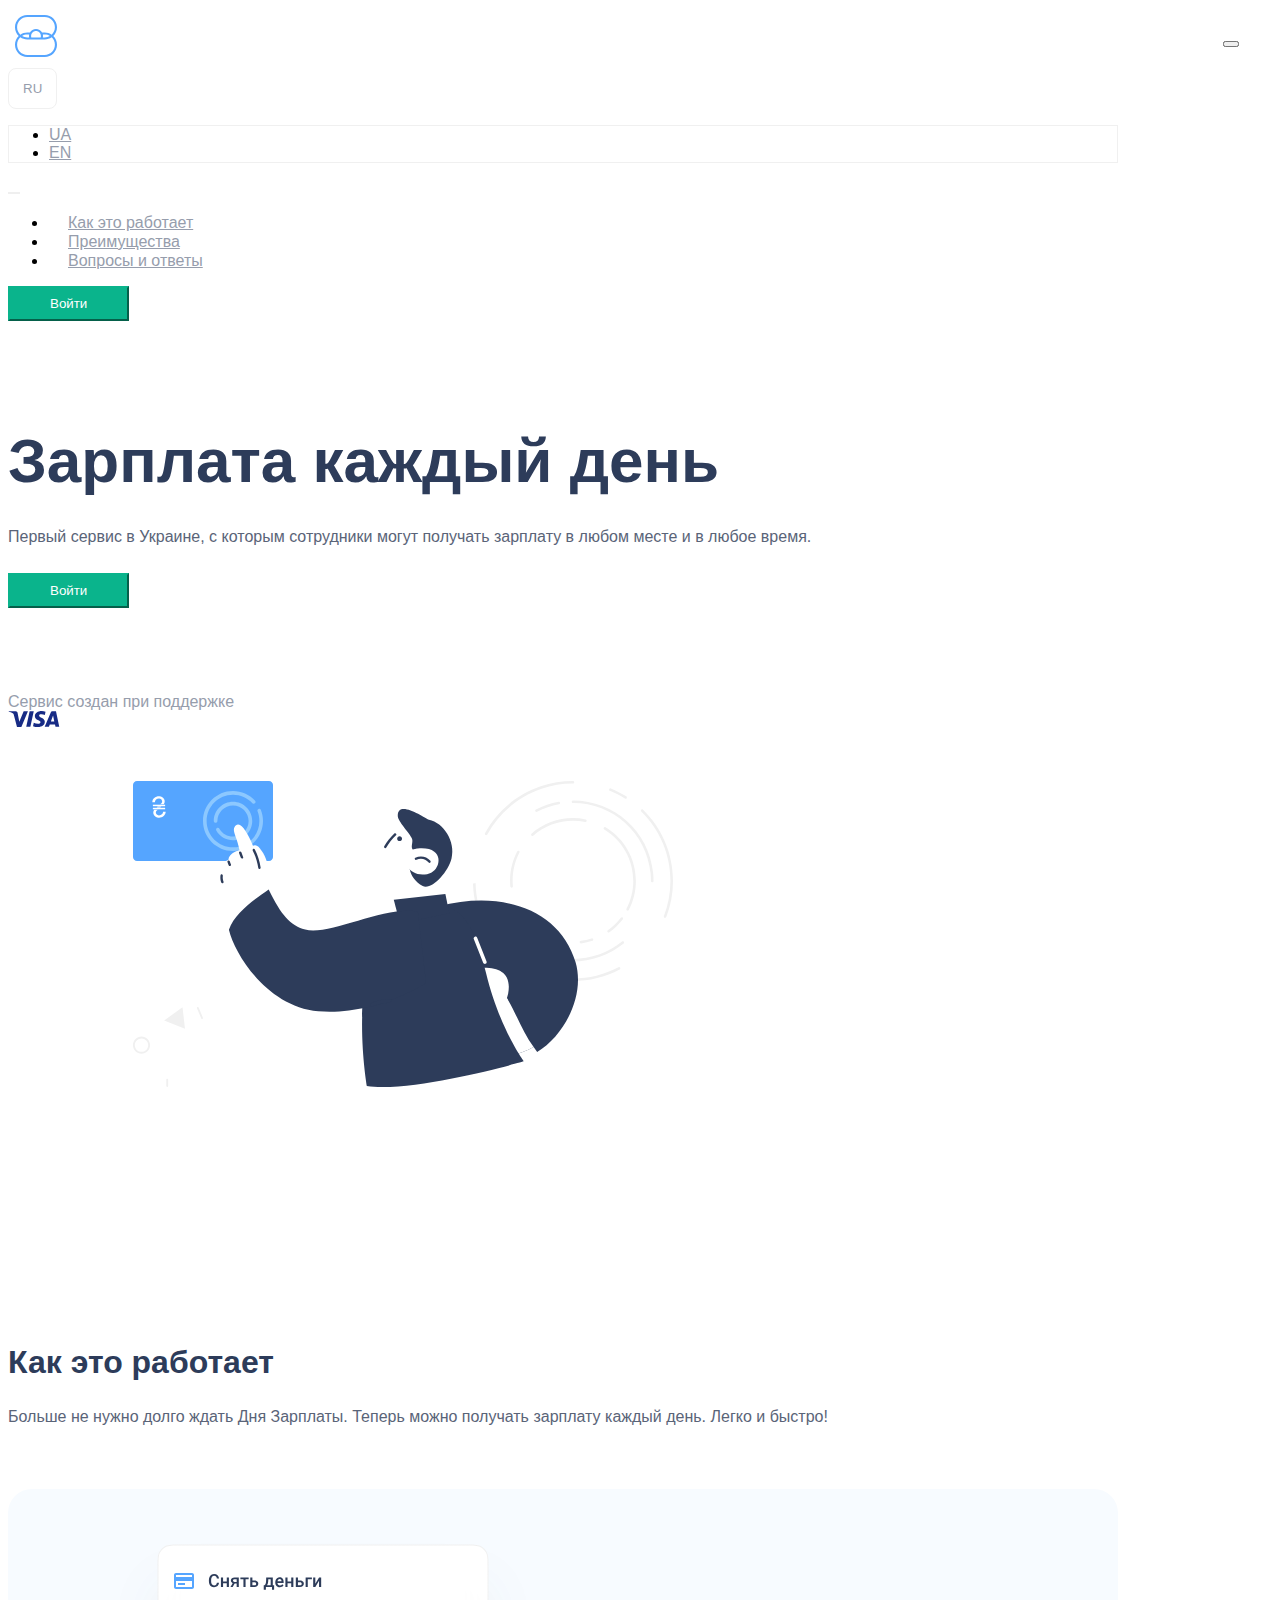
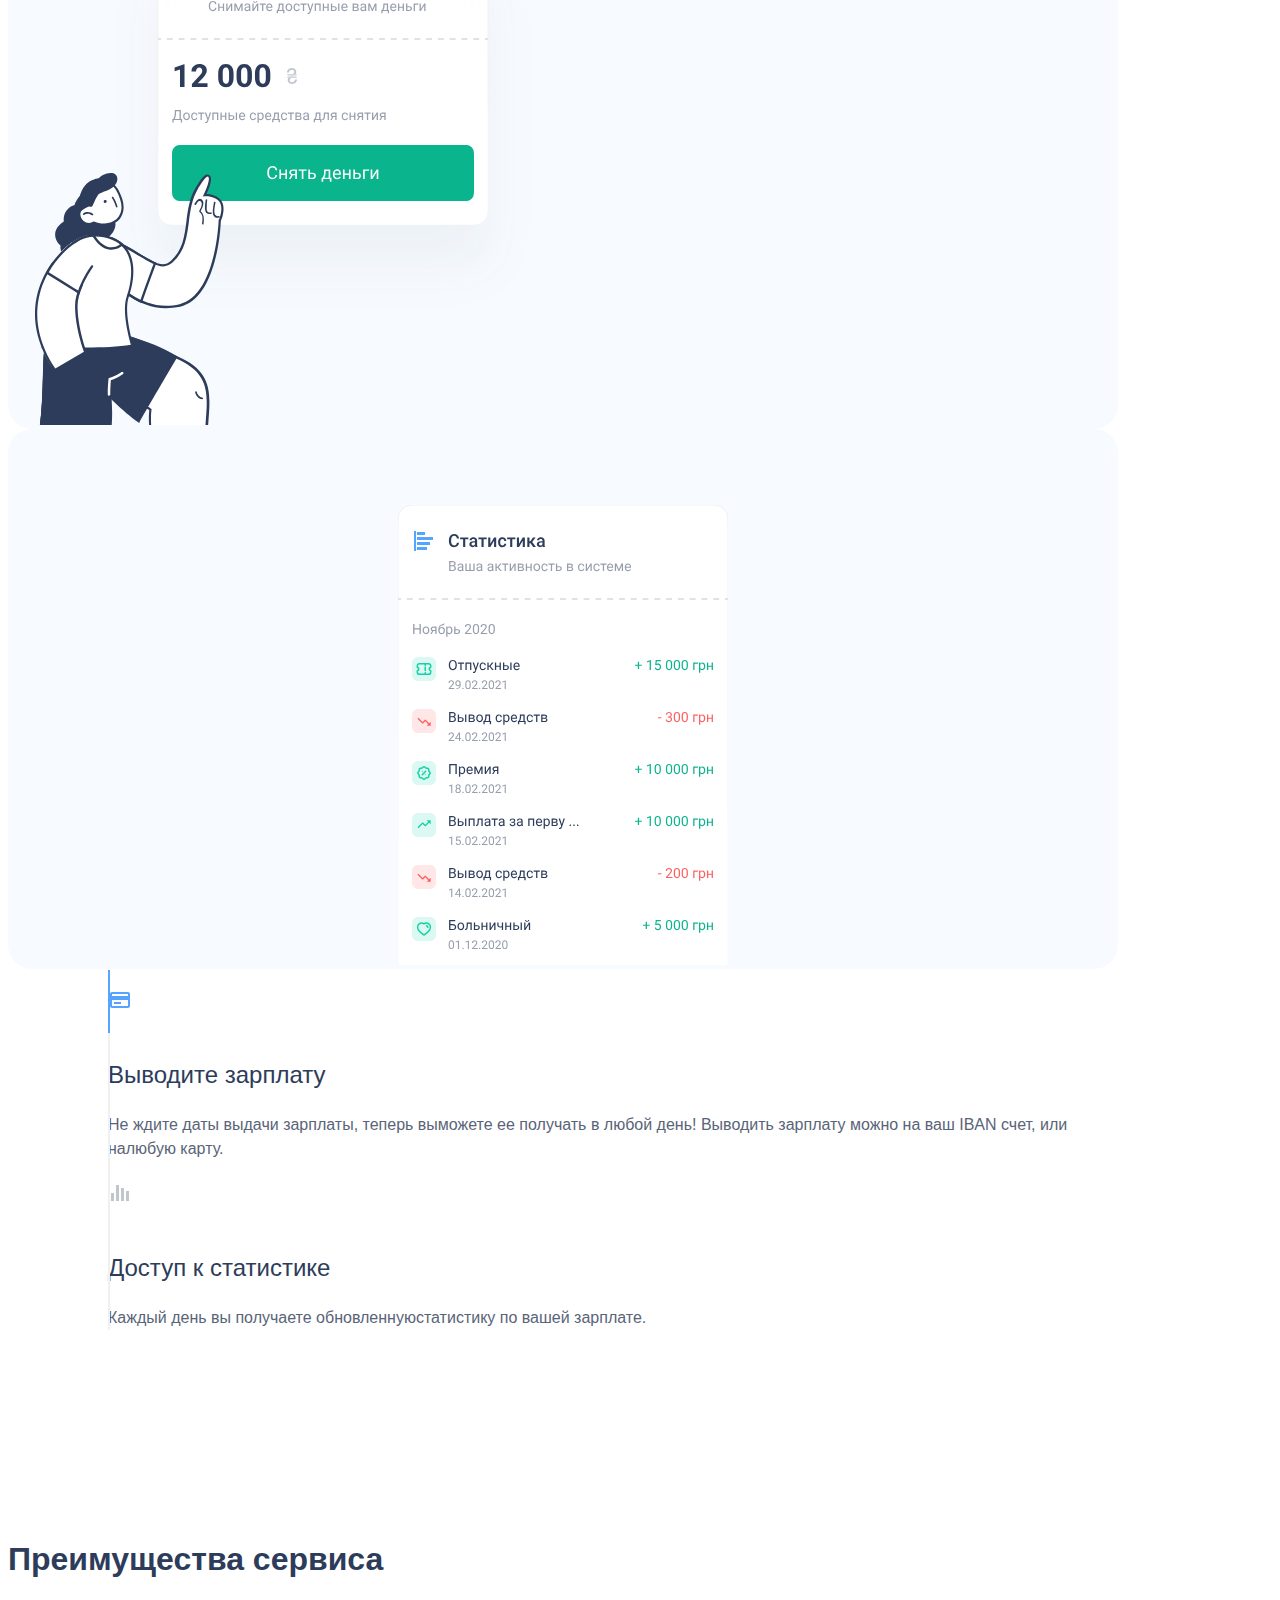
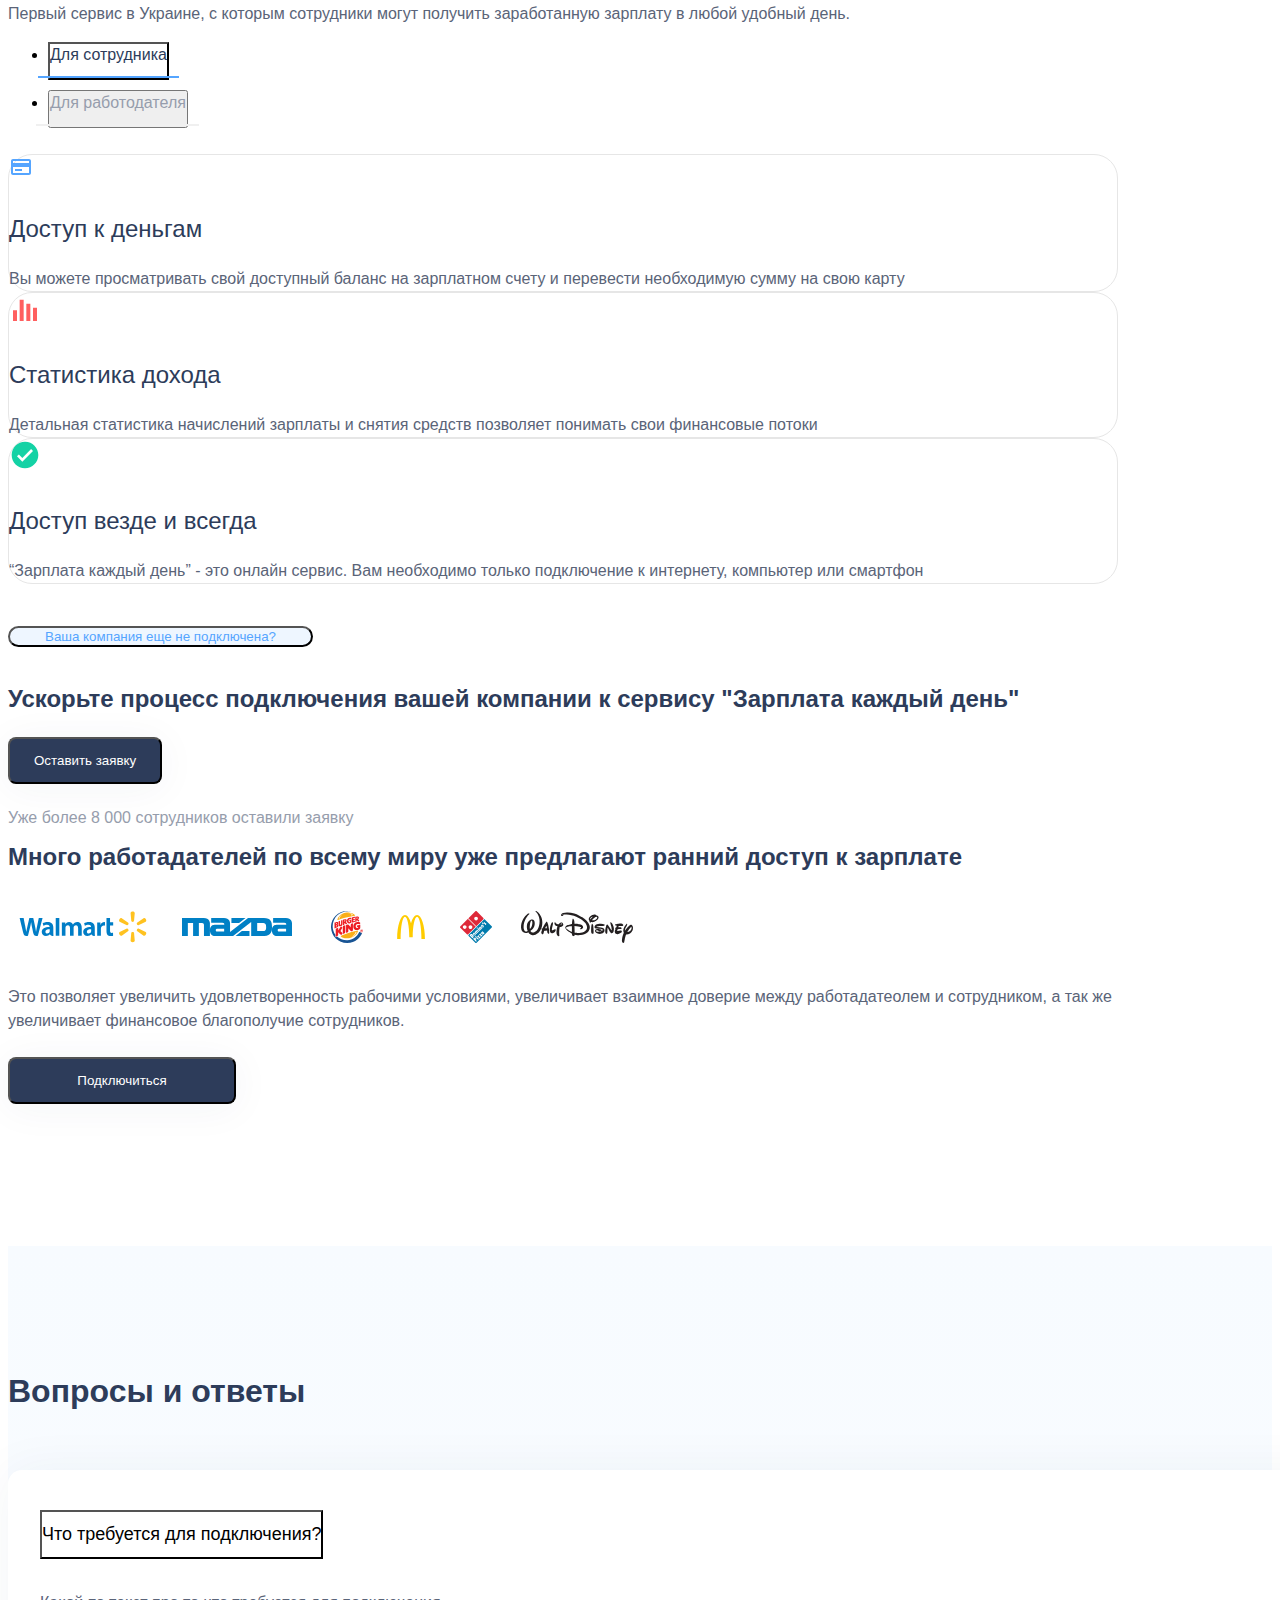
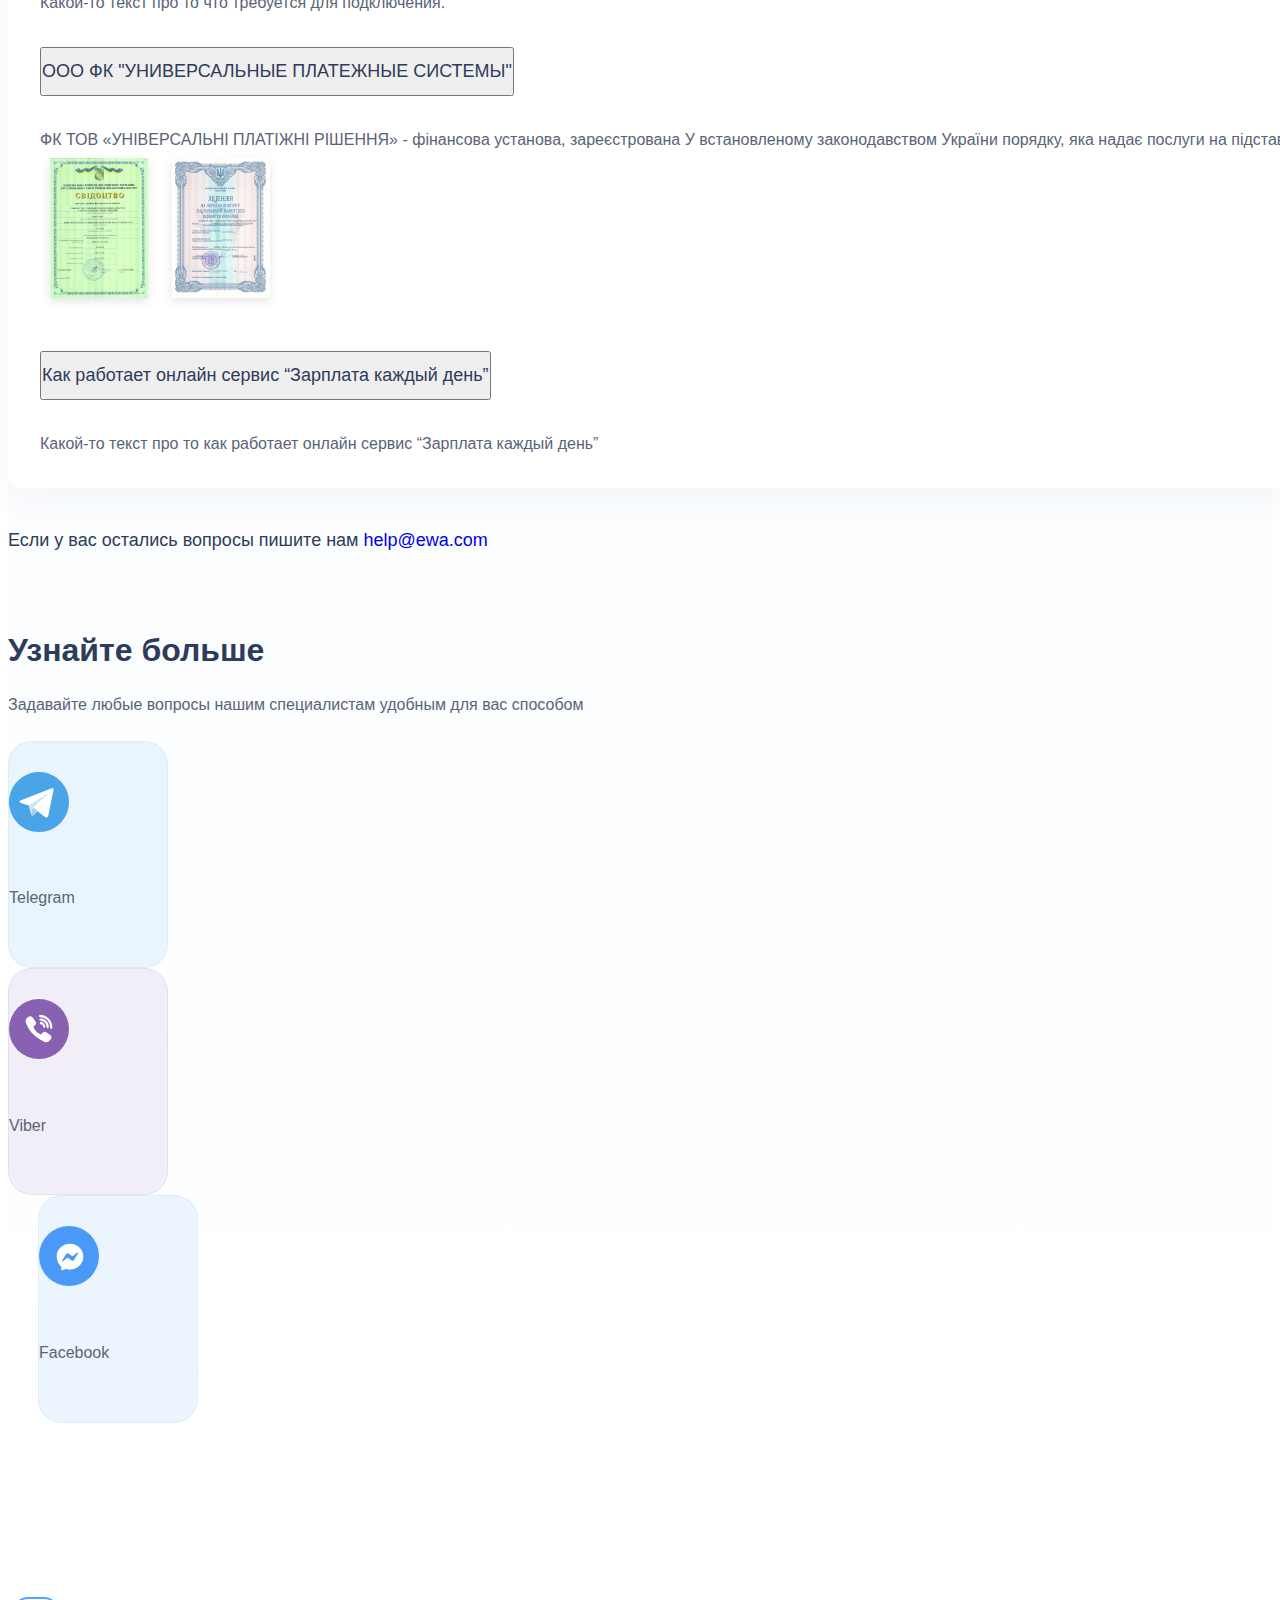
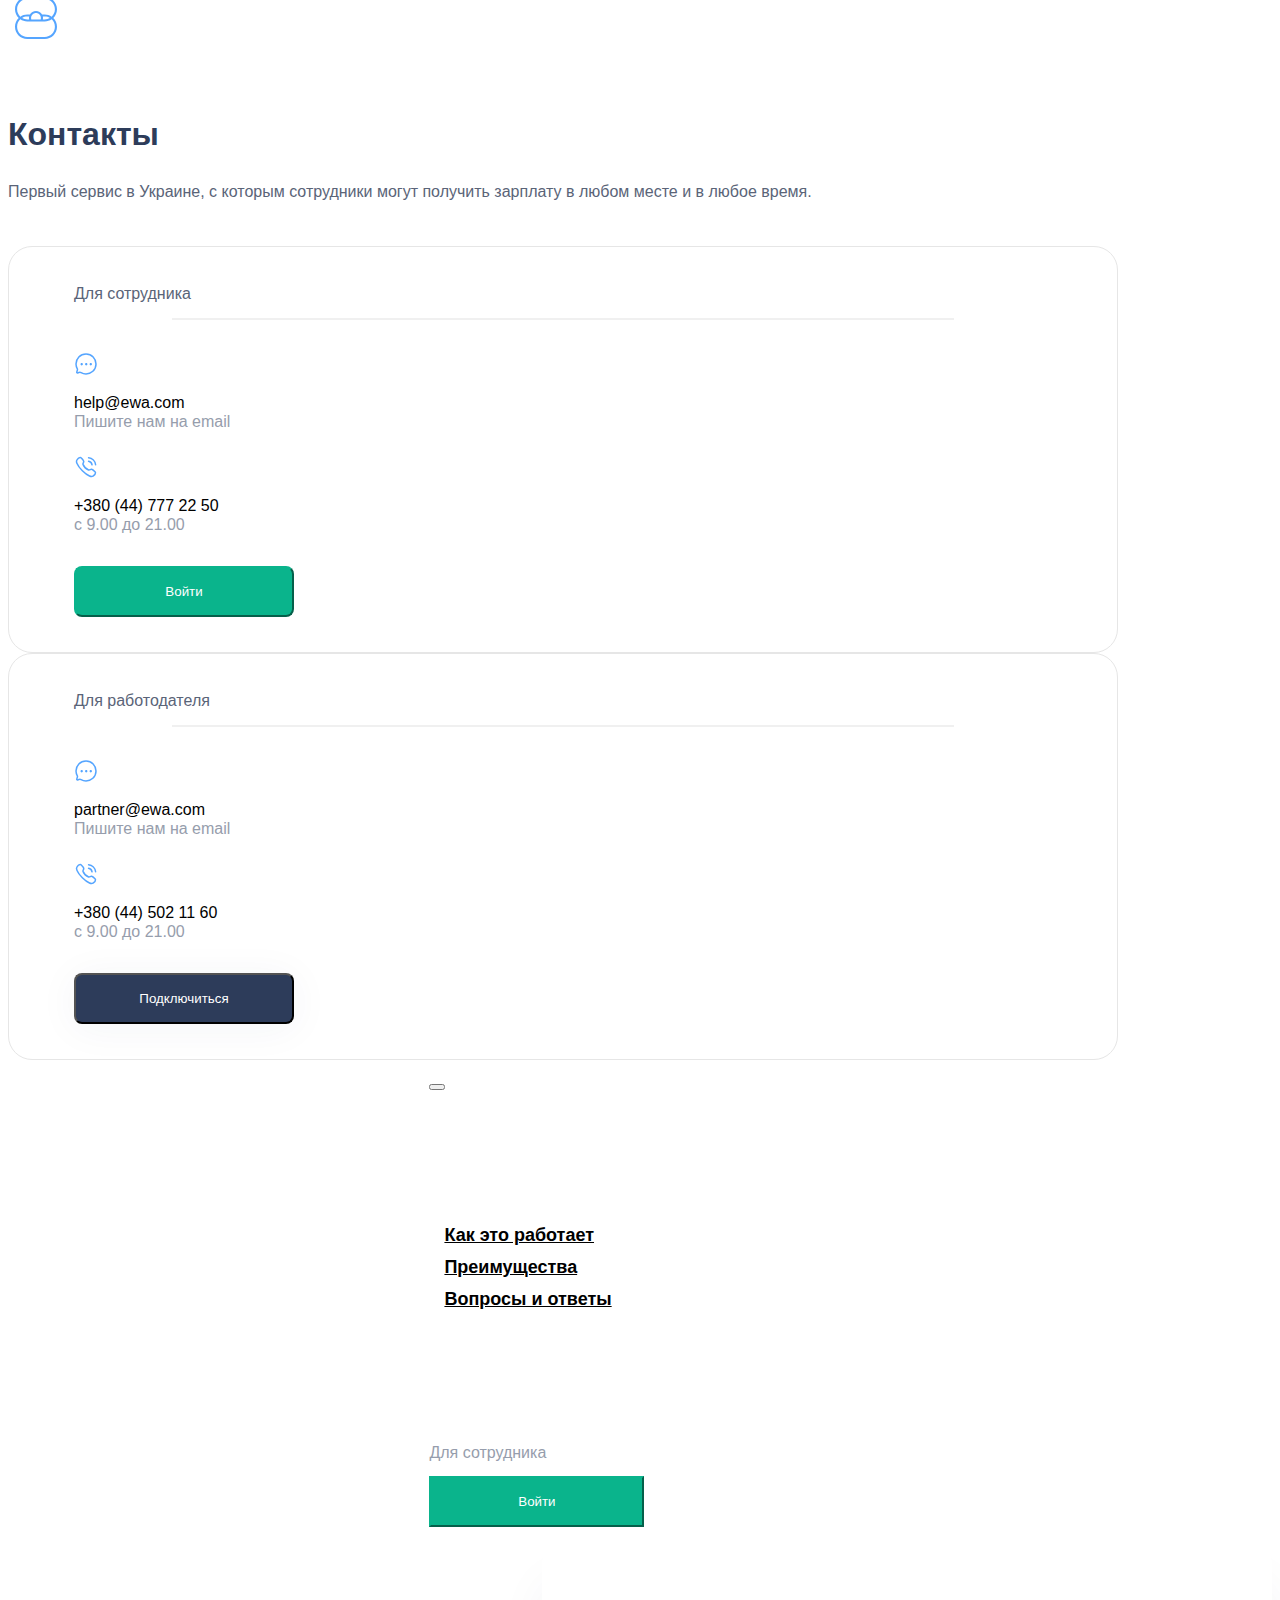
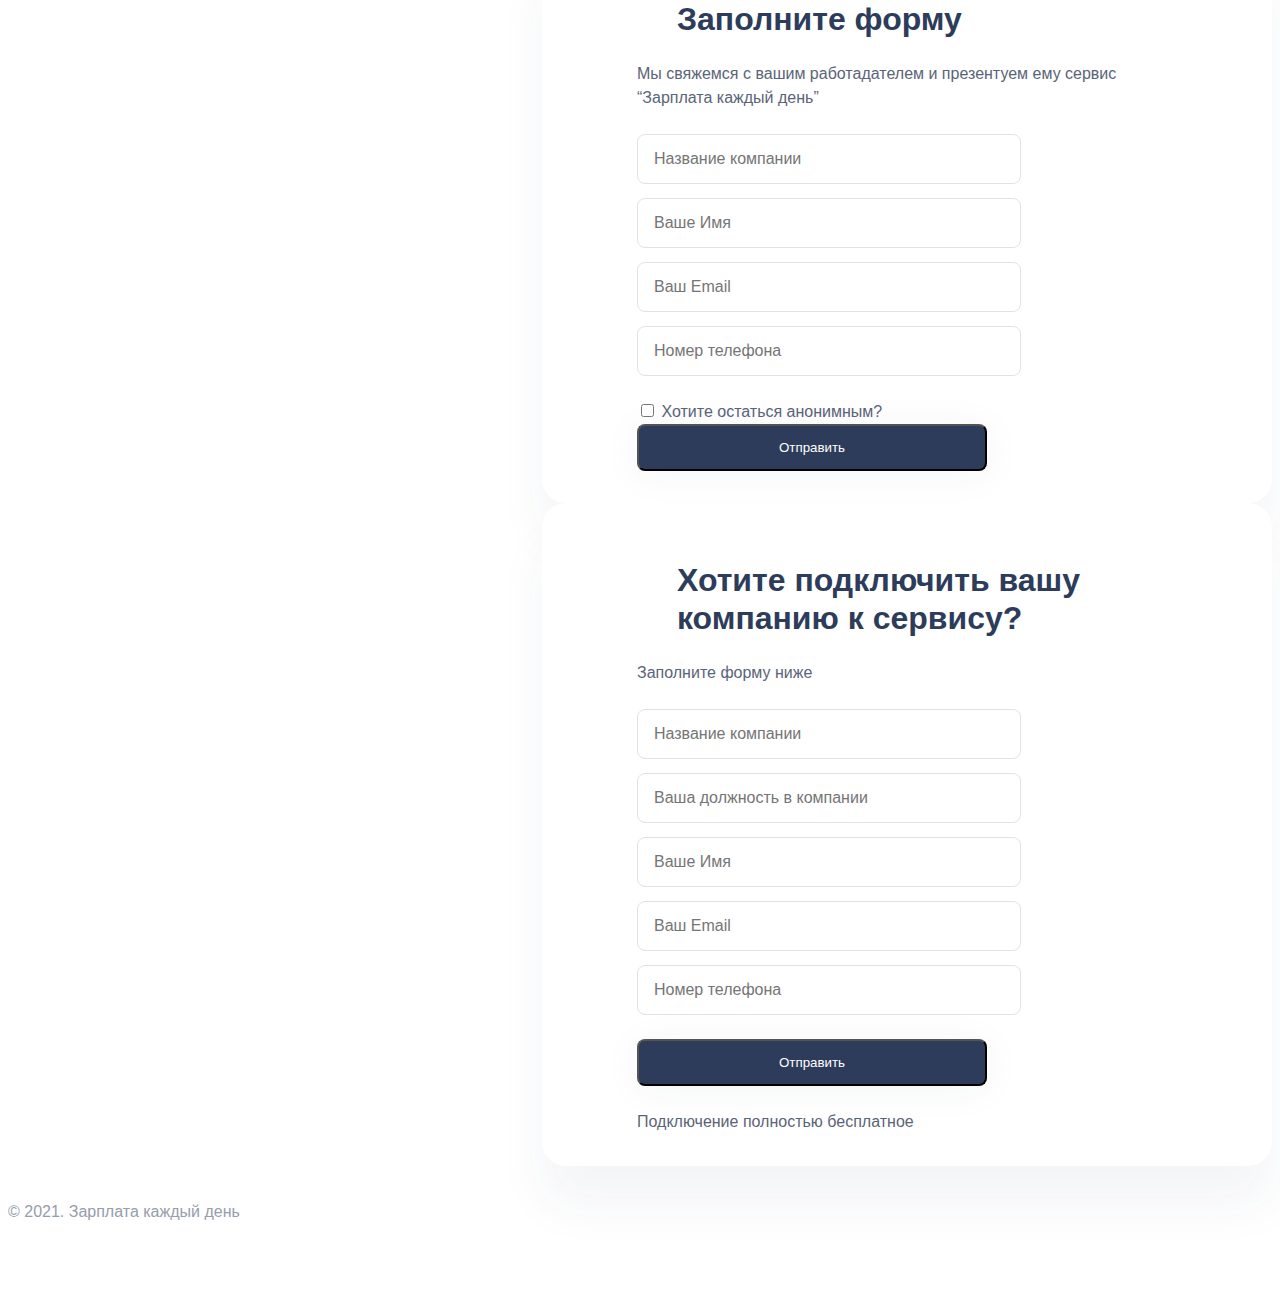
<file: index.html>
<!doctype html>
<html lang="ru">
<head>
  <meta charset="UTF-8">
  <meta name="viewport"
    content="width=device-width, user-scalable=no, initial-scale=1.0, maximum-scale=1.0, minimum-scale=1.0">
  <meta http-equiv="X-UA-Compatible" content="ie=edge">
  <link href="https://cdn.jsdelivr.net/npm/bootstrap@5.1.3/dist/css/bootstrap.min.css" rel="stylesheet"
    integrity="sha384-1BmE4kWBq78iYhFldvKuhfTAU6auU8tT94WrHftjDbrCEXSU1oBoqyl2QvZ6jIW3" crossorigin="anonymous">
  <link rel="stylesheet" href="css/style.css">
  <link rel="stylesheet" href="css/recycled/buttons.css">
  <link rel="stylesheet" href="css/recycled/lines.css">
  <link rel="stylesheet" href="css/recycled/text-sizes.css">
  <link rel="stylesheet" href="css/recycled/paddings-and-margins.css">
  <title>EWA</title>
</head>

<body>

  <header class="header">
    <div class="container">
      <nav class="navbar navbar-expand-lg navbar-light">
        <div class="container-fluid">
          <div class="d-flex justify-content-center align-items-center">
            <a class="navbar-brand" href="#">
              <img src="img/icon.svg" alt="icon">
            </a>
            <div class="dropdown">
              <button class="btn btn-language dropdown-toggle-split" type="button" id="dropdownMenuButton1"
                data-bs-toggle="dropdown" aria-expanded="false">
                RU
              </button>
              <ul class="dropdown-menu" aria-labelledby="dropdownMenuButton1">
                <li><a class="dropdown-item" href="#">UA</a></li>
                <li><a class="dropdown-item" href="#">EN</a></li>
              </ul>
            </div>
          </div>
          <button class="navbar-toggler" type="button" data-bs-toggle="modal" data-bs-target="#nav-burger">
            <span class="navbar-toggler-icon"></span>
          </button>
          <div class="collapse navbar-collapse" id="navbarSupportedContent">
            <ul class="navbar-nav me-auto mb-2 mb-lg-0">
              <li class="nav-item">
                <a class="nav-link" href="#works">Как это работает</a>
              </li>
              <li class="nav-item">
                <a class="nav-link" href="#benefits">Преимущества</a>
              </li>
              <li class="nav-item">
                <a class="nav-link" href="#q-and-a">Вопросы и ответы</a>
              </li>
            </ul>
          </div>
          <div class="collapse navbar-collapse">
            <button class="btn btn-green" type="button">Войти</button>
          </div>
        </div>
      </nav>
    </div>
  </header>

  <main>
    <section class="salary" id="salary">
      <div class="container">
        <div class="row salary__direction">
          <div class="col-6 salary__about">
            <div class="salary__title mb-m">
              <h1 class="salary__name mb-m">Зарплата <br> каждый день</h1>
              <p class="m-text">Первый сервис в Украине, с которым сотрудники могут <br> получать
                зарплату в любом месте и в любое время.
              </p>
            </div>
            <div class="salary__sign-in">
              <button class="btn btn-green">Войти</button>
              <div class="salary__visa d-flex">
                <div class="salary__visa-text s-text d-flex align-items-center">Сервис создан при поддержке
                </div>
                <img src="img/visa-logo.svg" alt="visa-logo">
              </div>
            </div>
          </div>
          <div class="col-6 salary__image mb-l">
            <img class="salary__image-visibility-1" src="img/about-project-image.svg" alt="about-project-image">
            <img class="salary__image-visibility-2" src="img/about-project-mobile.svg" alt="about-project-image">
          </div>
        </div>
      </div>
    </section>

    <section class="works" id="works">
      <div class="container">
        <div class="mb-xl d-flex flex-column align-items-center">
          <h2 class="xl-text mb-m">Как это работает</h2>
          <p class="m-text text-center">Больше не нужно долго ждать Дня Зарплаты. Теперь можно получать <br>
            зарплату
            каждый
            день. Легко и быстро!
          </p>
        </div>
        <div class="row">
          <div class="col-lg-6 works__content">
            <div class="tab-content" id="v-pills-tabContent">
              <div class="tab-pane fade show active" id="v-pills-output" role="tabpanel"
                aria-labelledby="v-pills-output-tab">
                <div class="works__rounded">
                  <div class="cash-out">
                    <img class="works__images" src="img/cash-out-inner-image.svg" alt="cash-out-image">
                  </div>
                </div>
              </div>
              <div class="tab-pane fade" id="v-pills-statistic" role="tabpanel"
                aria-labelledby="v-pills-statistic-tab">
                <div class="works__rounded col">
                  <div class="works__inner">
                    <img class="works__images" src="img/statistic-inner-image.svg" alt="statistic-image">
                  </div>
                </div>
              </div>
            </div>
          </div>
          <div class="col-lg-6">
            <div class="nav nav-pills flex-column" id="v-pills-tab" role="tablist" aria-orientation="vertical">
              <a class="nav-link output active" id="v-pills-output-tab" data-bs-toggle="pill"
                data-bs-target="#v-pills-output"
                role="tab" aria-controls="v-pills-output" aria-selected="true">
                <div class="d-flex flex-row">
                  <div class="output__inner">
                    <svg class="mb-sm" width="24" height="24" viewBox="0 0 24 24" fill="none"
                      xmlns="http://www.w3.org/2000/svg">
                      <path class="works__icon-color"
                        d="M20 20H4C2.89543 20 2 19.1046 2 18V6C2 4.89543 2.89543 4 4 4H20C21.1046 4 22 4.89543 22 6V18C22 19.1046 21.1046 20 20 20ZM4 12V18H20V12H4ZM4 6V8H20V6H4ZM13 16H6V14H13V16Z"
                        fill="#C0C5CE" />
                    </svg>
                    <h4 class="ml-text mb-m">Выводите зарплату</h4>
                    <p class="m-text">Не ждите даты выдачи зарплаты, теперь вы<br>можете ее получать в любой день!
                      Выводить <br>зарплату можно на ваш IBAN счет, или на<br>любую карту.
                    </p>
                  </div>
                </div>
              </a>
              <a class="nav-link statistic" id="v-pills-statistic-tab" data-bs-toggle="pill"
                data-bs-target="#v-pills-statistic"
                role="tab" aria-controls="v-pills-statistic" aria-selected="false">
                <div class="d-flex flex-row">
                  <div class="statistic__inner">
                    <svg class="mb-sm" width="24" height="24" viewBox="0 0 24 24" fill="none"
                      xmlns="http://www.w3.org/2000/svg">
                      <path class="works__icon-color"
                        d="M21 21H18V11H21V21ZM16 21H13V8H16V21ZM11 21H8V5H11V21ZM6 21H3V13H6V21Z" fill="#C0C5CE" />
                    </svg>
                    <h4 class="ml-text mb-m">Доступ к статистике</h4>
                    <p class="m-text">Каждый день вы получаете обновленную<br>статистику по вашей зарплате.
                    </p>
                  </div>
                </div>
              </a>
            </div>
          </div>
        </div>
      </div>
    </section>

    <section class="benefits" id="benefits">
      <div class="container">
        <div class="text-center mb-3">
          <h2 class="xl-text mb-m">Преимущества сервиса</h2>
          <p class="m-text">Первый сервис в Украине, с которым сотрудники могут получить <br>
            заработанную зарплату в любой удобный день.
          </p>
        </div>
        <div class="d-flex justify-content-center">
          <ul class="nav nav-pills mb-3" id="pills-tab" role="tablist">
            <li class="nav-item" role="presentation">
              <button class="nav-link active" id="pills-employees-tab" data-bs-toggle="pill"
                data-bs-target="#pills-employees"
                type="button" role="tab" aria-controls="pills-employees" aria-selected="true">Для сотрудника
              </button>
            </li>
            <li class="nav-item" role="presentation">
              <button class="nav-link" id="pills-employer-tab" data-bs-toggle="pill"
                data-bs-target="#pills-employer"
                type="button" role="tab" aria-controls="pills-employer" aria-selected="false">Для работодателя
              </button>
            </li>
          </ul>
        </div>
        <div class="tab-content mb-l" id="pills-tabContent">
          <div class="tab-pane fade show active" id="pills-employees" role="tabpanel"
            aria-labelledby="pills-employees-tab">
            <div class="benefits__cards d-flex">
              <div class="row flex-row gap-3">
                <div class="col">
                  <div class="card-border benefits__credit-card card h-100 text-center">
                    <div class="card-body p-4">
                      <img src="img/card.svg" alt="card">
                      <h4 class="ml-text mb-m">Доступ к деньгам</h4>
                      <p class="m-text">Вы можете просматривать свой доступный баланс на зарплатном счету и
                        перевести
                        необходимую сумму на свою карту</p>
                    </div>
                  </div>
                </div>
                <div class="col">
                  <div class="card-border benefits__statistic card h-100 text-center">
                    <div class="card-body p-4">
                      <img src="img/statistic-red.svg" alt="statistic-red">
                      <h4 class="ml-text mb-m">Статистика дохода</h4>
                      <p class="m-text">Детальная статистика начислений зарплаты и снятия средств позволяет
                        понимать
                        свои финансовые потоки</p>
                    </div>
                  </div>
                </div>
                <div class="col">
                  <div class="card-border benefits__check card h-100 text-center">
                    <div class="card-body p-4">
                      <img src="img/check.svg" alt="check">
                      <h4 class="ml-text mb-m">Доступ везде и всегда</h4>
                      <p class="m-text">“Зарплата каждый день” - это онлайн сервис. Вам необходимо только
                        подключение
                        к интернету, компьютер или смартфон</p>
                    </div>
                  </div>
                </div>
              </div>
            </div>
            <div class="benefits__joining align-items-center">
              <div class="mx-auto text-center">
                <button class="btn btn-blue mb-sm">Ваша компания еще не подключена?
                </button>
                <h3 class="l-text mb-m">Ускорьте процесс подключения вашей <br> компании к сервису "Зарплата каждый
                  день"
                </h3>
                <button class="btn btn-black mb-m" data-bs-toggle="modal" data-bs-target="#staticBackdropEmployee">
                  Оставить
                  заявку
                </button>
                <p class="s-text">Уже более 8 000 сотрудников оставили заявку</p>
              </div>
            </div>
          </div>
          <div class="tab-pane fade" id="pills-employer" role="tabpanel" aria-labelledby="pills-employer-tab">
            <div class="mx-auto text-center">
              <p class="benefits__employer-title mb-m">Много работадателей по всему миру <br> уже предлагают ранний
                доступ к
                зарплате</p>
              <div class="mb-m">
                <img src="img/walmart.svg" alt="walmart">
                <img src="img/mazda.svg" alt="mazda">
                <img src="img/burger-king.svg" alt="burger-king">
                <img src="img/mcdonalds.svg" alt="mcdonalds">
                <img src="img/dominos.svg" alt="dominos">
                <img src="img/disney.svg" alt="disney">
              </div>
              <p class="m-text mb-m">Это позволяет увеличить удовлетворенность рабочими условиями, увеличивает
                взаимное <br>
                доверие между
                работадатеолем и сотрудником, а так же увеличивает финансовое <br> благополучие сотрудников.</p>
              <button class="btn btn-black benefits__btn" type="button" data-bs-toggle="modal"
                data-bs-target="#staticBackdropEmployer">Подключиться
              </button>
            </div>
          </div>
        </div>
      </div>
    </section>

    <section class="q-and-a" id="q-and-a">
      <div class="container">
        <div class="row text-center">
          <div class="col-12 mb-xl">
            <h2 class="xl-text">Вопросы и ответы</h2>
          </div>
        </div>
        <div class="row justify-content-center">
          <div class="col-11">
            <div class="accordion w-100" id="accordion">
              <div class="accordion-item">
                <h2 class="accordion-header" id="headingOne">
                  <button class="accordion-button sm-text" type="button" data-bs-toggle="collapse"
                    data-bs-target="#collapseOne"
                    aria-expanded="true" aria-controls="collapseOne">
                    Что требуется для подключения?
                  </button>
                </h2>
                <div id="collapseOne" class="accordion-collapse collapse show" aria-labelledby="headingOne"
                  data-bs-parent="#accordionExample">
                  <div class="accordion-body m-text">
                    Какой-то текст про то что требуется для подключения.
                  </div>
                </div>
              </div>
              <div class="accordion-item">
                <h2 class="accordion-header" id="headingTwo">
                  <button class="accordion-button collapsed sm-text" type="button" data-bs-toggle="collapse"
                    data-bs-target="#collapseTwo" aria-expanded="false" aria-controls="collapseTwo">
                    ООО ФК "УНИВЕРСАЛЬНЫЕ ПЛАТЕЖНЫЕ СИСТЕМЫ"
                  </button>
                </h2>
                <div id="collapseTwo" class="accordion-collapse collapse" aria-labelledby="headingTwo"
                  data-bs-parent="#accordionExample">
                  <div class="accordion-body m-text">
                    ФК ТОВ «УНІВЕРСАЛЬНІ ПЛАТІЖНІ РІШЕННЯ» - фінансова установа, зареєстрована У встановленому
                    законодавством України порядку, яка надає послуги на підставі Ліцензії НБУ (№ 3 від 11.11.2013 року)
                    на переказ грошових коштів.Також ФК ТОВ «УНІВЕРСАЛЬНІ ПЛАТІЖНІ РІШЕННЯ» приєдналася до
                    Внутрішньодержавної небанківської платіжної системи «Фінансовий світ» (договір №14 від 11.12.2013
                    року) та до Міжнародної системи грошових переказів «АVERS» (договір № 126/2014 від 06.10.2014 року).
                    <div>
                      <img src="img/certificate.png" alt="certificate">
                      <img src="img/license.png" alt="license">
                    </div>
                  </div>
                </div>
              </div>
              <div class="accordion-item">
                <h2 class="accordion-header" id="headingThree">
                  <button class="accordion-button collapsed sm-text" type="button" data-bs-toggle="collapse"
                    data-bs-target="#collapseThree" aria-expanded="false" aria-controls="collapseThree">
                    Как работает онлайн сервис “Зарплата каждый день”
                  </button>
                </h2>
                <div id="collapseThree" class="accordion-collapse collapse" aria-labelledby="headingThree"
                  data-bs-parent="#accordionExample">
                  <div class="accordion-body m-text">
                    Какой-то текст про то как работает онлайн сервис “Зарплата каждый день”
                  </div>
                </div>
              </div>
            </div>
          </div>
        </div>
        <div class="row text-center">
          <p class="sm-text q-and-a__email">Если у вас остались вопросы пишите нам <a class="remove-link-styles"
            href="mailto:help@ewa.com">help@ewa.com</a>
          </p>
          <h2 class="xl-text mb-m">Узнайте больше</h2>
          <p class="m-text mb-m">Задавайте любые вопросы нашим специалистам <br> удобным для вас способом</p>
        </div>
        <div class="row justify-content-center">
          <div class="card-border card-telegram card h-100 text-center">
            <div class="card-body">
              <img class="q-and-a__img" src="img/telegram.svg" alt="telegram">
              <h5 class="card-text m-text">Telegram</h5>
            </div>
          </div>
          <div class="card-border card-viber card h-100 text-center">
            <div class="card-body">
              <img class="q-and-a__img" src="img/viber.svg" alt="viber">
              <h5 class="card-text m-text">Viber</h5>
            </div>
          </div>
          <div class="card-border card-facebook card h-100 text-center">
            <div class="card-body">
              <img class="q-and-a__img" src="img/facebook.svg" alt="facebook">
              <h5 class="card-text m-text">Facebook</h5>
            </div>
          </div>
        </div>
      </div>
    </section>

    <section class="contact" id="contact">
      <div class="container">
        <div class="text-center mb-l">
          <img class="contact__img" src="img/icon.svg" alt="icon">
          <h2 class="xl-text">Контакты</h2>
          <p class="m-text">Первый сервис в Украине, с которым сотрудники могут получить <br> зарплату в любом месте и
            в
            любое время.
          </p>
        </div>
        <div class="row justify-content-center">
          <div class="col-auto mb-4 mx-3">
            <div class="card-border text-center">
              <p class="contact__user m-text">Для сотрудника</p>
              <img class="contact__email-img" src="img/email-contact.svg" alt="email-contact">
              <div class="contact__email">
                <a class="remove-link-styles mb-2" href="mailto:help@ewa.com">help@ewa.com</a>
                <p class="s-text">Пишите нам на email</p>
              </div>
              <img src="img/phone-contact.svg" alt="phone-contact">
              <div class="contact__phone">
                <a class="remove-link-styles mb-2" href="tel:+380447772250">+380 (44) 777 22 50</a>
                <p class="s-text">с 9.00 до 21.00</p>
              </div>
              <button class="contact__btn btn btn-green" type="button">Войти</button>
            </div>
          </div>
          <div class="col-auto mx-3">
            <div class="mb-3 card-border text-center">
              <p class="contact__user m-text">Для работодателя</p>
              <img class="contact__email-img" src="img/email-contact.svg" alt="email-contact">
              <div class="contact__email">
                <a class="remove-link-styles mb-2" href="mailto:partner@ewa.com">partner@ewa.com</a>
                <p class="s-text">Пишите нам на email</p>
              </div>
              <img src="img/phone-contact.svg" alt="phone-contact">
              <div class="contact__phone">
                <a class="remove-link-styles mb-2" href="tel:+380445021160">+380 (44) 502 11 60</a>
                <p class="s-text">с 9.00 до 21.00</p>
              </div>
              <button class="contact__btn btn btn-black" type="button" data-bs-toggle="modal"
                data-bs-target="#staticBackdropEmployer">Подключиться
              </button>
            </div>
          </div>
        </div>
      </div>

      <div class="modal fade nav-burger" id="nav-burger" tabindex="-1" role="dialog">
        <div class="modal-dialog modal-size">
          <div class="modal-content">
            <div class="modal-header">
              <button type="button" class="btn-close" data-bs-dismiss="modal" aria-label="Close"></button>
            </div>
            <div class="modal-body">
              <ul class="modal-nav text-center">
                <li class="nav-item">
                  <a class="nav-link modal-nav-text mb-xl" href="#works">Как это работает</a>
                </li>
                <li class="nav-item">
                  <a class="nav-link modal-nav-text mb-xl" href="#benefits">Преимущества</a>
                </li>
                <li class="nav-item">
                  <a class="nav-link modal-nav-text" href="#q-and-a">Вопросы и ответы</a>
                </li>
              </ul>
            </div>
            <div class="modal-submit d-flex flex-column justify-content-center align-items-center">
              <p class="s-text mb-sm">Для сотрудника</p>
              <button type="button" class="btn btn-green mb-sm">Войти</button>
            </div>
          </div>
        </div>
      </div>

      <div class="modal fade modal__feedback-form" id="staticBackdropEmployee" data-bs-backdrop="static"
        data-bs-keyboard="false"
        tabindex="-1"
        aria-labelledby="staticBackdropLabelEmployee" aria-hidden="true">
        <div class="modal-dialog modal-container">
          <div class="modal-content">
            <button type="button" class="btn-close" data-bs-dismiss="modal" aria-label="Close"></button>
            <div class="text-center mb-m">
              <h2 class="xl-text mb-m" id="staticBackdropLabelEmployee">Заполните форму</h2>
              <p class="m-text">Мы свяжемся с вашим работадателем и презентуем <br> ему сервис “Зарплата каждый день”
              </p>
            </div>
            <div class="modal-body">
              <div class="input-group justify-content-center">
                <form>
                  <input type="text" class="form-control modal-width form-input input-text mb-sm"
                    placeholder="Название компании"
                    aria-label="CompanyName">
                  <input type="text" class="form-control modal-width form-input input-text mb-sm" placeholder="Ваше Имя"
                    aria-label="Username">
                  <input type="email" class="form-control modal-width form-input input-text mb-sm"
                    placeholder="Ваш Email"
                    aria-label="Email">
                  <input type="tel" class="form-control modal-width form-input input-text mb-m"
                    placeholder="Номер телефона"
                    aria-label="Phone">
                  <div class="form-check">
                    <input class="form-check-input" type="checkbox" value="" id="checkbox-employee">
                    <label class="form-check-label m-text mb-m" for="checkbox-employee">
                      Хотите остаться анонимным?
                    </label>
                  </div>
                  <div class="modal-submit justify-content-center">
                    <input class="btn btn-black modal-width" type="submit" value="Отправить" data-bs-dismiss="modal" />
                  </div>
                </form>
              </div>
            </div>
          </div>
        </div>
      </div>

      <div class="modal fade modal__feedback-form" id="staticBackdropEmployer" data-bs-backdrop="static"
        data-bs-keyboard="false"
        tabindex="-1"
        aria-labelledby="staticBackdropLabelEmployer" aria-hidden="true">
        <div class="modal-dialog modal-container">
          <div class="modal-content">
            <button type="button" class="btn-close" data-bs-dismiss="modal" aria-label="Close"></button>
            <div class="text-center mb-m">
              <h2 class="xl-text mb-m" id="staticBackdropLabelEmployer">Хотите подключить вашу <br> компанию к сервису?
              </h2>
              <p class="m-text">Заполните форму ниже
              </p>
            </div>
            <div class="modal-body">
              <div class="input-group justify-content-center">
                <form>
                  <input type="text" class="form-control modal-width form-input input-text mb-sm"
                    placeholder="Название компании"
                    aria-label="CompanyName">
                  <input type="text" class="form-control modal-width form-input input-text mb-sm"
                    placeholder="Ваша должность в компании"
                    aria-label="Username">
                  <input type="text" class="form-control modal-width form-input input-text mb-sm" placeholder="Ваше Имя"
                    aria-label="Username">
                  <input type="email" class="form-control modal-width form-input input-text mb-sm"
                    placeholder="Ваш Email"
                    aria-label="Email">
                  <input type="tel" class="form-control modal-width form-input input-text mb-m"
                    placeholder="Номер телефона"
                    aria-label="Phone">
                  <div class="modal-submit justify-content-center text-center">
                    <input class="btn btn-black mb-m modal-width" type="submit" value="Отправить"
                      data-bs-dismiss="modal" />
                    <p class="m-text modal-width">Подключение полностью бесплатное</p>
                  </div>
                </form>
              </div>
            </div>
          </div>
        </div>
      </div>
    </section>
  </main>

  <footer class="footer">
    <p class="text-center s-text">© 2021. Зарплата каждый день</p>
  </footer>

  <script src="https://cdn.jsdelivr.net/npm/bootstrap@5.1.3/dist/js/bootstrap.bundle.min.js"
    integrity="sha384-ka7Sk0Gln4gmtz2MlQnikT1wXgYsOg+OMhuP+IlRH9sENBO0LRn5q+8nbTov4+1p"
    crossorigin="anonymous">
  </script>

</body>
</html>
</file>
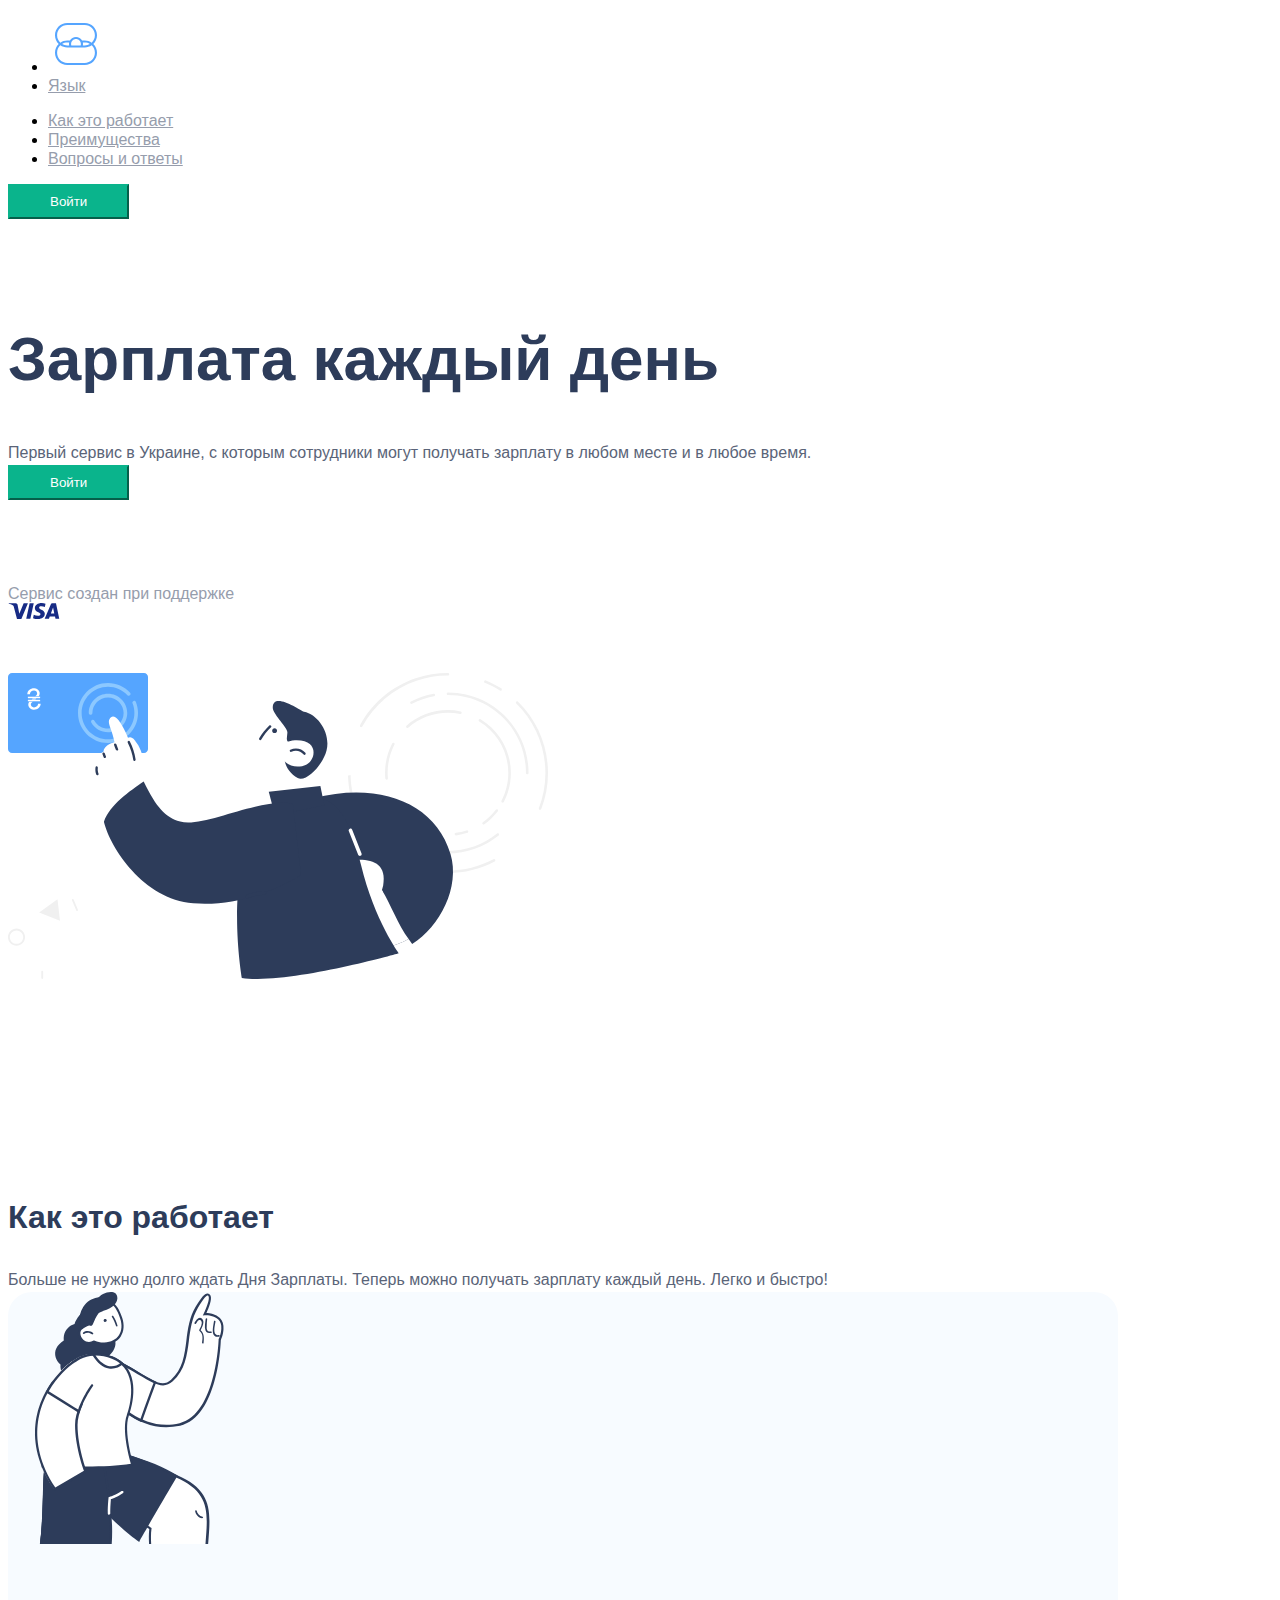
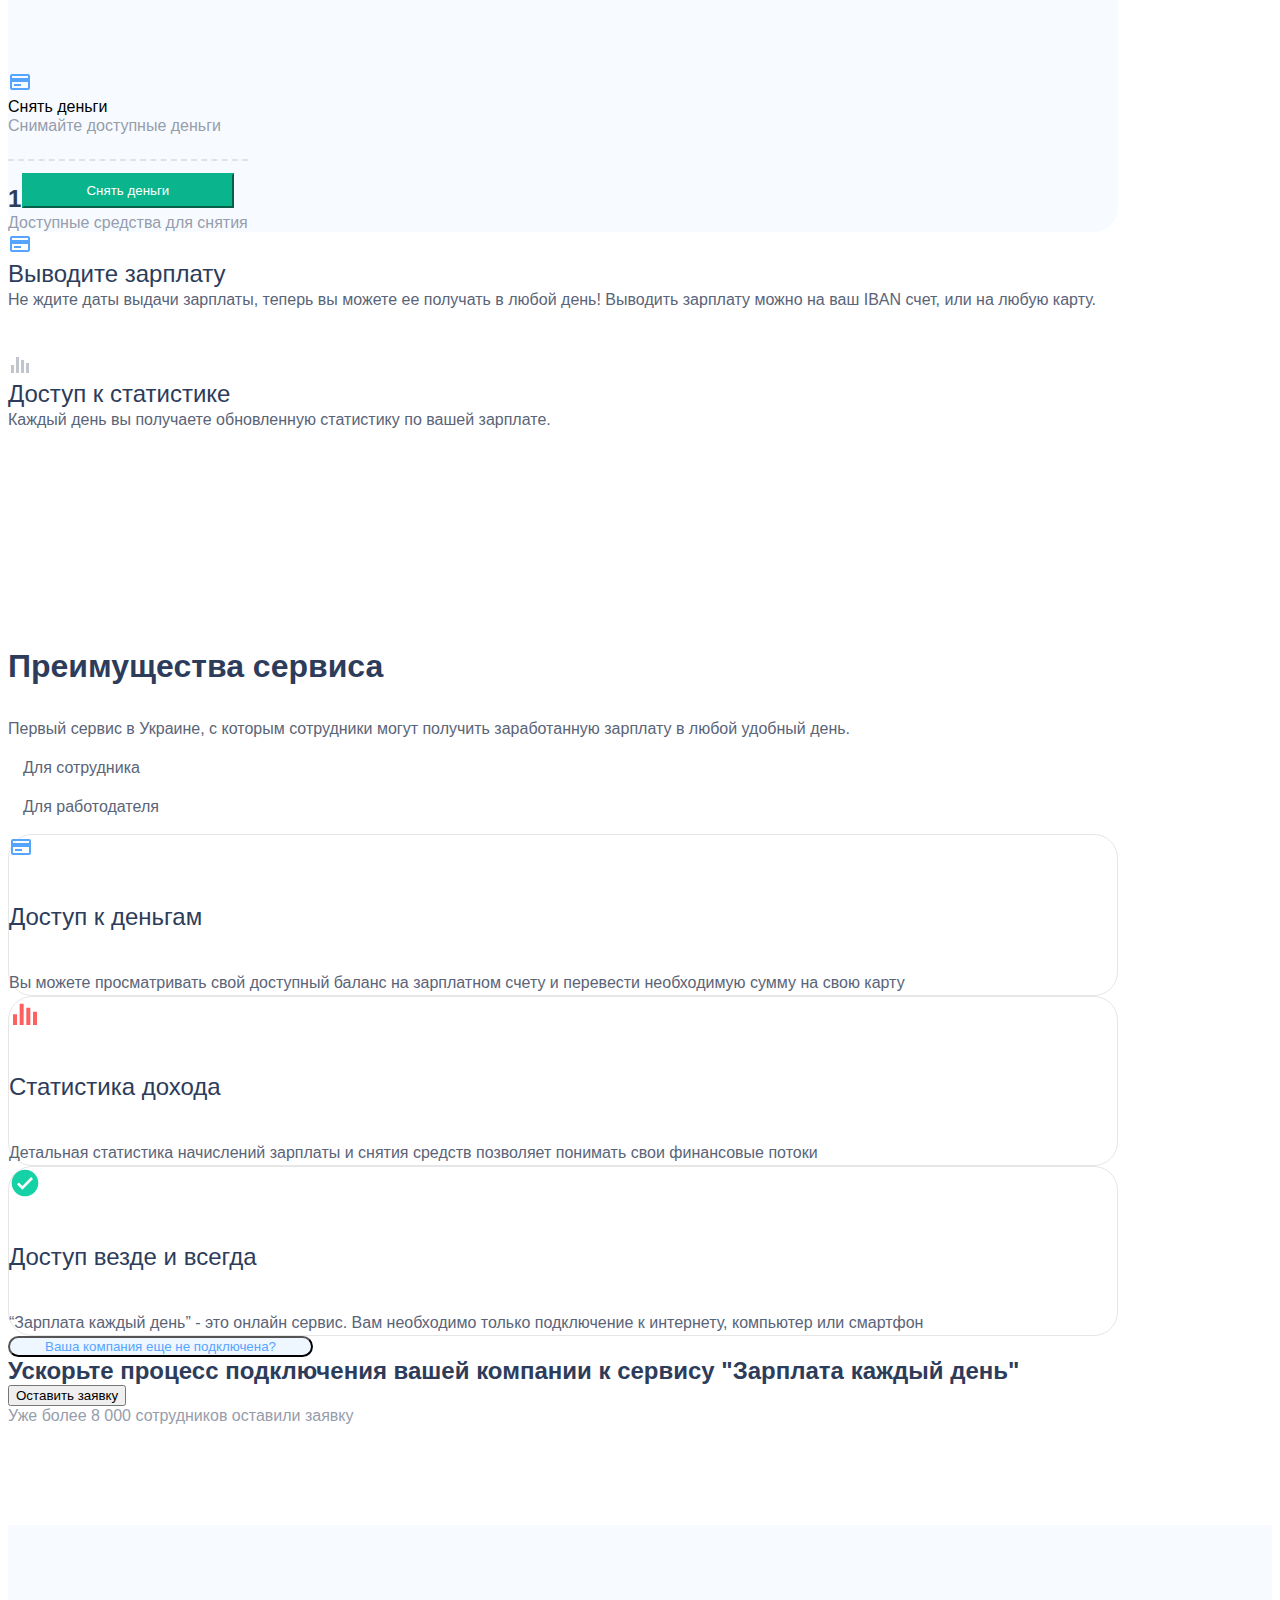
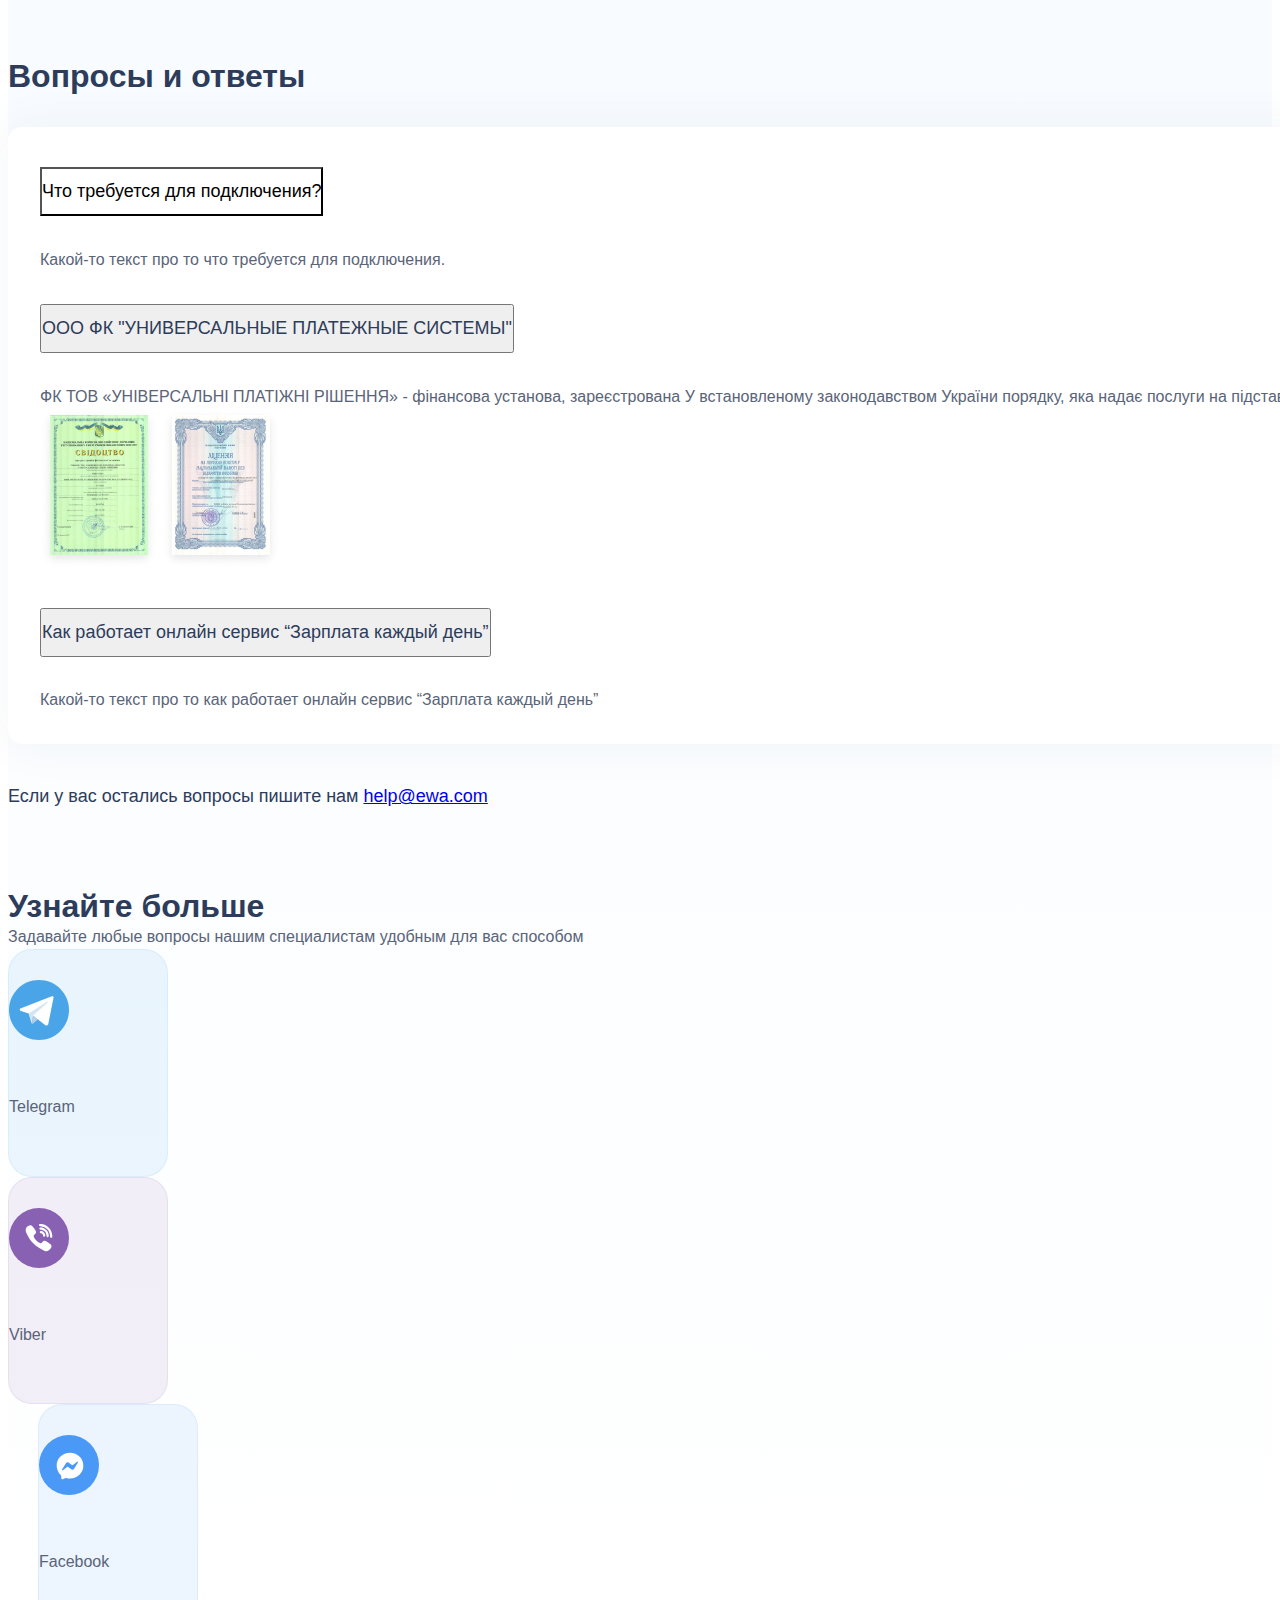
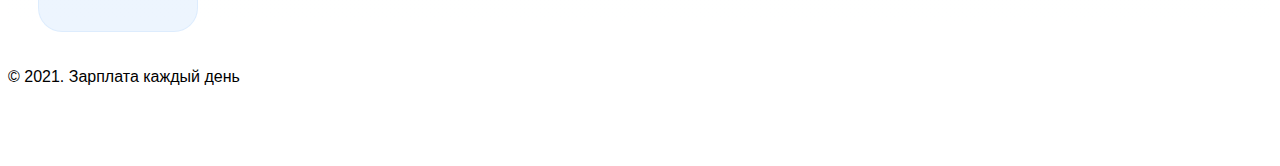
<file: html/index.html>
<!doctype html>
<html lang="ru">
<head>
  <meta charset="UTF-8">
  <meta name="viewport"
    content="width=device-width, user-scalable=no, initial-scale=1.0, maximum-scale=1.0, minimum-scale=1.0">
  <meta http-equiv="X-UA-Compatible" content="ie=edge">
  <link href="https://cdn.jsdelivr.net/npm/bootstrap@5.1.3/dist/css/bootstrap.min.css" rel="stylesheet"
    integrity="sha384-1BmE4kWBq78iYhFldvKuhfTAU6auU8tT94WrHftjDbrCEXSU1oBoqyl2QvZ6jIW3" crossorigin="anonymous">
  <link rel="stylesheet" href="/css/style.css">
  <link rel="stylesheet" href="/css/recycled/buttons.css">
  <link rel="stylesheet" href="/css/recycled/lines.css">
  <link rel="stylesheet" href="/css/recycled/text-sizes.css">
  <title>EWA</title>
</head>
<body>
  <header class="header">
    <div class="container">
      <nav class="navbar">
        <ul class="nav justify-content-center align-items-center">
          <li class="nav-item">
            <a class="nav-link s-text" href="#">
              <img src="/img/icon.svg" alt="icon">
            </a>
          </li>
          <li class="nav-item">
            <a class="nav-link" href="#">Язык</a>
          </li>
        </ul>
        <ul class="nav justify-content-center align-items-center">
          <li class="nav-item">
            <a class="nav-link" href="#works">Как это работает</a>
          </li>
          <li class="nav-item">
            <a class="nav-link" href="#benefits">Преимущества</a>
          </li>
          <li class="nav-item">
            <a class="nav-link" href="#q-and-a">Вопросы и ответы</a>
          </li>
        </ul>
        <button class="btn btn-green" type="button">Войти</button>
      </nav>
    </div>
  </header>
  <main>
    <section class="salary" id="salary">
      <div class="container">
        <div class="row">
          <div class="col justify-content-start">
            <div class="salary__about">
              <h1 class="salary__name">Зарплата каждый день</h1>
              <div class="m-text">Первый сервис в Украине, с которым сотрудники могут получать
                зарплату в
                любом
                месте и в любое время.
              </div>
            </div>
            <button class="btn btn-green">Войти</button>
            <div class="salary__visa d-flex">
              <div class="salary__visa-text d-flex align-items-center s-text">Сервис создан при поддержке
              </div>
              <img src="/img/visa-logo.svg" alt="visa-logo">
            </div>
          </div>
          <img src="/img/about-project-image.svg" alt="about-project-image" class="col justify-content-end">
        </div>
      </div>
    </section>
    <section class="works" id="works">
      <div class="container">
        <div class="works__title d-flex flex-column align-items-center">
          <h3 class="xl-text">Как это работает</h3>
          <div class="m-text text-center">Больше не нужно долго ждать Дня Зарплаты. Теперь можно получать <br>
            зарплату
            каждый
            день. Легко и быстро!
          </div>
        </div>
        <div class="row">
          <div class="works__rounded col justify-content-start">
            <div class="cash-out">
              <div class="d-flex">
                <img src="/img/card.svg" alt="card">
                <div class="ms-2">
                  <div class="cash-out__text mb-1">Снять деньги</div>
                  <div class="s-text">Снимайте доступные деньги</div>
                </div>
              </div>
              <div class="dashed-line"></div>
              <div class="cash-out__funds">
                <div class="cash-out__funds-text mb-3">12 000 <img src="/img/UAH.svg" alt="UAH" class="mx-auto"></div>
                <div class="s-text">Доступные средства для снятия</div>
              </div>
              <button class="cash-out__btn btn btn-green" type="button">Снять деньги</button>
            </div>
            <img class="works__cash-out-man" src="/img/cash-out-man.svg" alt="cash-out-man">
          </div>
          <div class="col justify-content-end">
            <div class="output d-flex flex-row">
              <div class="vertical-line"></div>
              <div class="output__inner">
                <img src="/img/card.svg" alt="output-salary-card">
                <div class="ml-text">Выводите зарплату</div>
                <div class="m-text">Не ждите даты выдачи зарплаты, теперь вы можете ее получать в любой день! Выводить
                  зарплату можно на ваш IBAN счет, или на любую карту.
                </div>
              </div>
            </div>
            <div class="statistic d-flex flex-row">
              <div class="vertical-line"></div>
              <div class="statistic__inner">
                <img src="/img/statistic.svg" alt="statistic">
                <div class="ml-text">Доступ к статистике</div>
                <div class="m-text">Каждый день вы получаете обновленную статистику по вашей
                  зарплате.
                </div>
              </div>
            </div>
          </div>
        </div>
      </div>
    </section>
    <section class="benefits" id="benefits">
      <div class="container">
        <div class="d-flex flex-column align-items-center">
          <h3 class="xl-text">Преимущества сервиса</h3>
          <div class="m-text text-center">Первый сервис в Украине, с которым сотрудники могут получить <br>
            заработанную зарплату в любой удобный день.
          </div>
        </div>
        <div class="benefits__target d-flex justify-content-center">
          <div class="benefits__target-employees">
            <div class="m-text">Для сотрудника</div>
            <div class="horizontal-line"></div>
          </div>
          <div class="benefits__target-employer">
            <div class="m-text">Для работодателя</div>
            <div class="horizontal-line"></div>
          </div>
        </div>
        <div class="benefits__cards d-flex">
          <div class="row flex flex-row gap-3">
            <div class="col">
              <div class="card-border benefits__credit-card card h-100 text-center">
                <div class="card-body">
                  <img src="/img/card.svg" alt="card">
                  <h5 class="card-title ml-text">Доступ к деньгам</h5>
                  <p class="card-text m-text">Вы можете просматривать свой доступный баланс на зарплатном счету и
                    перевести
                    необходимую сумму на свою карту</p>
                </div>
              </div>
            </div>
            <div class="col">
              <div class="card-border benefits__statistic card h-100 text-center">
                <div class="card-body">
                  <img src="/img/statistic-red.svg" alt="statistic-red">
                  <h5 class="card-title ml-text">Статистика дохода</h5>
                  <p class="card-text m-text">Детальная статистика начислений зарплаты и снятия средств позволяет
                    понимать
                    свои финансовые потоки</p>
                </div>
              </div>
            </div>
            <div class="col">
              <div class="card-border benefits__check card h-100 text-center">
                <div class="card-body">
                  <img src="/img/check.svg" alt="check">
                  <h5 class="card-title ml-text">Доступ везде и всегда</h5>
                  <p class="card-text m-text">“Зарплата каждый день” - это онлайн сервис. Вам необходимо только
                    подключение
                    к интернету, компьютер или смартфон</p>
                </div>
              </div>
            </div>
          </div>
        </div>
        <div class="joining d-flex flex-column justify-content-center mt-4">
          <div class="mx-auto text-center">
            <button class="btn btn-blue">Ваша компания еще не подключена?
            </button>
            <div class="l-text">Ускорьте процесс подключения вашей <br> компании к сервису "Зарплата каждый
              день"
            </div>
            <button class="joining__btn btn btn-dark">Оставить заявку</button>
            <p class="s-text">Уже более 8 000 сотрудников оставили заявку</p>
          </div>
        </div>
      </div>
    </section>
    <section class="q-and-a" id="q-and-a">
      <div class="container">
        <div class="d-flex flex-column align-items-center">
          <h3 class="xl-text">Вопросы и ответы</h3>
          <div class="accordion w-100" id="accordion">
            <div class="accordion-item">
              <h2 class="accordion-header" id="headingOne">
                <button class="accordion-button sm-text" type="button" data-bs-toggle="collapse"
                  data-bs-target="#collapseOne"
                  aria-expanded="true" aria-controls="collapseOne">
                  Что требуется для подключения?
                </button>
              </h2>
              <div id="collapseOne" class="accordion-collapse collapse show" aria-labelledby="headingOne"
                data-bs-parent="#accordionExample">
                <div class="accordion-body m-text">
                  Какой-то текст про то что требуется для подключения.
                </div>
              </div>
            </div>
            <div class="accordion-item">
              <h2 class="accordion-header" id="headingTwo">
                <button class="accordion-button collapsed sm-text" type="button" data-bs-toggle="collapse"
                  data-bs-target="#collapseTwo" aria-expanded="false" aria-controls="collapseTwo">
                  ООО ФК "УНИВЕРСАЛЬНЫЕ ПЛАТЕЖНЫЕ СИСТЕМЫ"
                </button>
              </h2>
              <div id="collapseTwo" class="accordion-collapse collapse" aria-labelledby="headingTwo"
                data-bs-parent="#accordionExample">
                <div class="accordion-body m-text">
                  ФК ТОВ «УНІВЕРСАЛЬНІ ПЛАТІЖНІ РІШЕННЯ» - фінансова установа, зареєстрована У встановленому
                  законодавством України порядку, яка надає послуги на підставі Ліцензії НБУ (№ 3 від 11.11.2013 року)
                  на переказ грошових коштів.Також ФК ТОВ «УНІВЕРСАЛЬНІ ПЛАТІЖНІ РІШЕННЯ» приєдналася до
                  Внутрішньодержавної небанківської платіжної системи «Фінансовий світ» (договір №14 від 11.12.2013
                  року) та до Міжнародної системи грошових переказів «АVERS» (договір № 126/2014 від 06.10.2014 року).
                  <div>
                    <img src="/img/certificate.png" alt="certificate">
                    <img src="/img/license.png" alt="license">
                  </div>
                </div>
              </div>
            </div>
            <div class="accordion-item">
              <h2 class="accordion-header" id="headingThree">
                <button class="accordion-button collapsed sm-text" type="button" data-bs-toggle="collapse"
                  data-bs-target="#collapseThree" aria-expanded="false" aria-controls="collapseThree">
                  Как работает онлайн сервис “Зарплата каждый день”
                </button>
              </h2>
              <div id="collapseThree" class="accordion-collapse collapse" aria-labelledby="headingThree"
                data-bs-parent="#accordionExample">
                <div class="accordion-body m-text">
                  Какой-то текст про то как работает онлайн сервис “Зарплата каждый день”
                </div>
              </div>
            </div>
          </div>
          <div class="q-and-a__email sm-text">Если у вас остались вопросы пишите нам <a class="no-underline"
            href="mailto:help@ewa.com">help@ewa.com</a>
          </div>
          <div class="text-center m-3">
            <div class="xl-text">Узнайте больше</div>
            <div class="m-text">Задавайте любые вопросы нашим специалистам <br> удобным для вас способом</div>
          </div>
          <div class="row flex flex-row gap-3">
            <div class="col">
              <div class="card-border card-telegram card h-100 text-center">
                <div class="card-body">
                  <img class="q-and-a__img" src="/img/telegram.svg" alt="telegram">
                  <h5 class="card-text m-text">Telegram</h5>
                </div>
              </div>
            </div>
            <div class="col">
              <div class="card-border card-viber card h-100 text-center">
                <div class="card-body">
                  <img class="q-and-a__img" src="/img/viber.svg" alt="viber">
                  <h5 class="card-text m-text">Viber</h5>
                </div>
              </div>
            </div>
            <div class="col">
              <div class="card-border card-facebook card h-100 text-center">
                <div class="card-body">
                  <img class="q-and-a__img" src="/img/facebook.svg" alt="facebook">
                  <h5 class="card-text m-text">Facebook</h5>
                </div>
              </div>
            </div>
          </div>
        </div>
      </div>
    </section>
  </main>
  <footer class="footer">
    <div class="container">
      <div class="text-center">© 2021. Зарплата каждый день</div>
    </div>
  </footer>

  <script src="https://cdn.jsdelivr.net/npm/bootstrap@5.1.3/dist/js/bootstrap.bundle.min.js"
    integrity="sha384-ka7Sk0Gln4gmtz2MlQnikT1wXgYsOg+OMhuP+IlRH9sENBO0LRn5q+8nbTov4+1p"
    crossorigin="anonymous">
  </script>
</body>
</html>
</file>
<file: css/style.css>
.remove-link-styles {
  text-decoration: none;
}

.contact .card-border {
  padding: 35px 65px;
}

.contact .row > * {
  padding: 0;
}

.contact a {
  color: inherit;
}

/* card styles */

.card-border {
  box-sizing: border-box;
  background: #FFFFFF;
  border: 1px solid #E6E6E6;
  border-radius: 24px;
}

.card-telegram, .card-viber, .card-facebook {
  border-radius: 24px;
  padding: 30px 0;
  width: 160px;
}

.q-and-a .card-body {
  padding: 0;
}

.card-telegram {
  background: rgba(73, 165, 232, 0.1);
  border-color: rgba(73, 165, 232, 0.1);
  margin-right: 30px;
}

.card-viber {
  background: rgba(136, 97, 178, 0.1);
  border-color: rgba(136, 97, 178, 0.1);
}

.card-facebook {
  background: rgba(74, 153, 247, 0.1);
  border-color: rgba(74, 153, 247, 0.1);
  margin-left: 30px;
}

.card-telegram:hover {
  background: rgba(73, 165, 232, 0.2);
  border-color: rgba(73, 165, 232, 0.2);
}

.card-viber:hover {
  background: rgba(136, 97, 178, 0.2);
  border-color: rgba(136, 97, 178, 0.2);
}

.card-facebook:hover {
  background: rgba(74, 153, 247, 0.2);
  border-color: rgba(74, 153, 247, 0.2);
}

/* tags styles */

body {
  background-color: #ffffff;
  font-family: "Roboto", sans-serif;
  font-style: normal;
  font-feature-settings: 'tnum' on, 'lnum' on;
}

section {
  padding-bottom: 183px;
}

section:last-child {
  padding-bottom: 0;
}

footer {
  margin-top: 36px;
  margin-bottom: 80px;
}

p {
  margin: 0;
}


/* nav block */

.container-fluid {
  padding: 0;
}

.nav-link:hover {
  color: #969DAC;
}

.navbar-light .navbar-toggler {
  border: none;
}

.nav-link {
  font-weight: 400;
  font-size: 16px;
  line-height: 19px;
  color: #969DAC;
}

.nav-pills .nav-link.active, .nav-pills .show > .nav-link {
  color: #2D3C5A;
  background-color: inherit;
}

.nav-pills .nav-link {
  margin-bottom: 10px;
}

.navbar-collapse {
  flex-grow: inherit;
}

.navbar-expand-lg .navbar-nav .nav-link {
  padding-left: 20px;
  padding-right: 20px;
}

.navbar {
  padding-bottom: 0;
  margin-bottom: 100px;
}

/* header section */

.dropdown-menu {
  border: 1px solid #F0F0F0;
  min-width: auto;
}

.dropdown-item {
  color: #969DAC;
}

.header .modal-dialog {
  margin: 0;
}

/* salary section */

.salary__direction {
  flex-direction: row;
}

.salary__name {
  font-weight: 700;
  font-size: 62px;
  line-height: 80px;
  color: #2D3C5A;
}

.salary__visa {
  margin-top: 84px;
}

.salary__image {
  padding-left: 125px;
}

.salary__image-visibility-2 {
  display: none;
}

/* works section */

.works__rounded {
  position: relative;
  background: #F7FBFF;
  border-radius: 24px;
  height: 540px;
}

.works__inner {
  position: absolute;
  left: 50%;
  transform: translateX(-50%);
  bottom: 0;
}

.works__img {
  padding-right: 15px;
}

.works__icon {
  margin-right: 13px;
  width: 24px;
  height: 24px;
}

.works__text {
  font-weight: 600;
  font-size: 18px;
  line-height: 28px;
  color: #2D3C5A;
  margin-bottom: 5px;
}

.works .nav-pills {
  margin-left: 100px;
}

.cash-out {
  position: absolute;
  bottom: 0;
}

.cash-out__funds-text {
  font-weight: 600;
  font-size: 24px;
  line-height: 28px;
  color: #2D3C5A;
}

.cash-out__btn {
  position: absolute;
  bottom: 24px;
  left: 14px;
  right: 14px;
}

.output {
  margin-bottom: 40px;
}

.output__inner, .statistic__inner {
  cursor: pointer;
}

/* benefits section */

.benefits {
  padding-bottom: 100px;
}

.benefits__target > * {
  margin: 15px;
}

.benefits__cards .card:nth-child(2) {
  margin: auto 30px;
}

.benefits__credit-card:hover {
  background: rgba(85, 165, 255, 0.05);
  border: 1px solid rgba(85, 165, 255, 0.1);
}

.benefits__statistic:hover {
  background: rgba(255, 95, 95, 0.05);
  border: 1px solid rgba(255, 95, 95, 0.1);
}

.benefits__check:hover {
  background: rgba(20, 210, 165, 0.05);
  border: 1px solid rgba(20, 210, 165, 0.1);
}

.benefits__employer-title {
  font-weight: 600;
  font-size: 24px;
  line-height: 32px;
  color: #2D3C5A;
}

.benefits__btn {
  width: 228px;
  max-width: 100%;
}

.benefits .nav-link {
  padding-left: 0;
  padding-right: 0;
}

.benefits__joining {
  margin-top: 42px;
  margin-bottom: 14px;
}

/* q-and-a section */

.q-and-a {
  background: linear-gradient(180deg, #F7FBFF 0%, rgba(247, 251, 255, 0) 100%);
  padding-top: 100px;
  padding-bottom: 80px;
}

.q-and-a__email {
  margin-top: 42px;
  margin-bottom: 80px;
}

.q-and-a__img {
  padding-bottom: 24px;
}

.accordion {
  display: inline-block;
  width: max-content;
  padding: 20px 32px;
}

.accordion {
  border-radius: 14px !important;
  background: #FFF !important;
  box-shadow: 0 0 50px 0 rgba(45, 60, 90, 0.05) !important;
}

.accordion > * {
  background-color: inherit;
  border: inherit;
  border-top-right-radius: inherit !important;
  border-top-left-radius: inherit !important;
}

.accordion-button::after {
  background-image: url("/img/chevron_down.svg");
}

.accordion-button:not(.collapsed)::after {
  background-image: url("/img/chevron_down_dark.svg");
  transform: none;
}

.accordion .accordion-button:not(.collapsed) {
  background-color: transparent;
  color: inherit;
}

.accordion-button, .accordion-body {
  padding: 12px 0;
}

.accordion-button:focus {
  box-shadow: none;
}

/* contact section */

.contact {
  margin-top: 87px;
}

.contact__img {
  margin-bottom: 39px;
}

.contact__cards {
  max-width: 730px;
  margin: auto;
}

.contact__email-img {
  margin-top: 32px;
}

.contact__email {
  margin-top: 14px;
  margin-bottom: 24px;
}

.contact__phone {
  margin-top: 14px;
}

.contact__user {
  position: relative;
  padding-bottom: 14px;
}

.contact__user::after {
  content: "";
  position: absolute;
  bottom: 0;
  left: 10%;
  width: 80%;
  height: 2px;
  background-color: #F0F0F0;
}

.contact .card-border:hover .contact__user::after {
  background-color: #55A5FF;
}

/* modal */

.modal.fade .modal-dialog {
  margin-left: auto;
}

.modal-size {
  width: 66.66%;
  max-width: none;
  height: 100%;
  margin: 0;
}

.modal-size .modal-content {
  height: 100%;
}

.nav-burger .modal-content {
  border: none;
  border-radius: initial;
}

.modal-nav {
  padding-left: 0;
  margin: 128px 15px;
  list-style: none;
}

.modal-nav .nav-link {
  padding: 0;
}

.modal-container {
  width: 100%;
  max-width: 730px;
}

.modal__feedback-form .modal-content {
  background: #FFFFFF;
  box-shadow: 0 40px 50px rgba(45, 60, 90, 0.05);
  border-radius: 24px;
  padding: 32px 95px;
}

.modal-header, .modal-submit {
  border: none;
  padding: 0;
}

.modal-body {
  padding: 0;
}

.modal-width {
  width: 350px;
  max-width: 100%;
}

.modal-content .xl-text {
  padding: 0 40px;
}

.form-input {
  background: #FFFFFF;
  border: 1px solid #E0E2E6;
  border-radius: 8px;
  padding: 14px 16px;
}

.form-input:focus, .form-check-input:focus {
  box-shadow: none;
  border: 1px solid #E0E2E6;
}

.form-check-input:checked {
  background-color: #2D3C5A;
  border-color: #2D3C5A;
}

@media screen and (max-width: 1440px) {
  br {
    display: none;
  }

  .container {
    position: relative;
    width: 1110px;
  }
}

@media (max-width: 1200px) {
  .works__images {
    width: 100%;
  }
}

@media (max-width: 992px) {
  .salary__image {
    padding-left: 10px;
  }

  .works .nav-pills {
    margin-left: 15px;
  }

  .works__content {
    padding-bottom: 32px;
  }
}

@media screen and (max-width: 768px) {
  .salary__direction {
    flex-direction: column;
  }

  .salary__about {
    display: contents;
  }

  .salary__title {
    order: 1;
  }

  .salary__sign-in {
    order: 3;
    text-align: center;
  }

  .salary__image {
    padding-left: 0;
    order: 2;
  }

  .salary__sign-in .btn-green {
    width: 330px;
  }

  .salary__visa {
    margin-top: 28px;
    justify-content: center;
  }

  .modal__feedback-form .modal-content {
    padding: 24px 29px;
  }

  .navbar {
    margin-bottom: 0;
  }

}

@media screen and (max-width: 576px) {
  .container {
    width: 480px;
  }

  .modal-width {
    width: 100%;
  }

  .salary__image-visibility-1 {
    display: none;
  }

  .salary__image-visibility-2 {
    display: block;
  }

  .salary__image {
    display: flex;
    margin: auto;
    justify-content: center;
  }

  .salary__name .m-text {
    text-align: center;
  }

  .card-telegram, .card-viber, .card-facebook {
    width: 100px;
  }

  .card-telegram {
    margin-right: 15px;
  }

  .card-facebook {
    margin-left: 15px;
  }
}

@media screen and (max-width: 480px) {
  .container {
    width: 360px;
  }

  .works__rounded {
    height: 360px;
  }
}

@media screen and (max-width: 360px) {
  .container {
    width: 330px;
    padding: 0;
  }

  .header .container {
    padding: 0;
  }

  .header .container::after {
    content: "";
    position: absolute;
    bottom: -1px;
    left: -14px;
    width: 100vw;
    height: 1px;
    background-color: #EBECEF;
  }

  .header .modal-content {
    box-shadow: none;
    border: none;
    border-radius: 0;
    padding: 0;
  }

  .works .nav-pills {
    margin-left: 15px;
  }

  .works__rounded {
    height: 344px;
  }

  .benefits {
    padding-bottom: 70px;
  }

  .q-and-a {
    padding-top: 60px;
  }

  .contact .card-border {
    padding: 30px;
  }

  footer {
    margin-top: 16px;
    margin-bottom: 40px;
  }

  .modal-content .xl-text {
    padding: 0 20px;
  }
}
</file>
<file: css/recycled/buttons.css>
.btn-green {
  background-color: #0AB48C;
  border-color: #0AB48C;
  color: #FFFFFF;
  padding: 8px 40px;
}

.nav-burger .btn-green {
  max-width: 215px;
  width: 100%;
  padding-top: 16px;
  padding-bottom: 16px;
}

.btn-black {
  background: #2D3C5A;
  color: #FFFFFF;
  box-shadow: 0 4px 40px rgba(45, 60, 90, 0.05);
  border-radius: 8px;
  padding: 14px 24px;
}

.btn-green:hover, .btn-black:hover {
  color: #FFFFFF;
  box-shadow: 0 20px 30px rgba(45, 60, 90, 0.1);
}

.btn-blue {
  background: rgba(85, 165, 255, 0.1);
  color: #55A5FF;
  border-radius: 24px;
  padding-left: 35px;
  padding-right: 35px;
}

.btn-blue:hover {
  color: #55A5FF;
  box-shadow: 0 20px 30px rgba(45, 60, 90, 0.1);
}

.btn-language {
  color: #969DAC;
  background: #FFFFFF;
  border: 1px solid #F0F0F0;
  border-radius: 8px;
  padding: 12px 14px;
}

.btn-language:hover {
  color: #969DAC;
}

.btn-language:focus {
  box-shadow: none;
}

.contact__btn {
  padding: 16px 33px;
  margin-top: 32px;
  width: 220px;
  max-width: 100%;
  border-radius: 8px;
}

.modal__feedback-form .btn-close {
  position: absolute;
  right: 41px;
  top: 41px;
}

.modal-header .btn-close {
  margin-top: 24px;
  margin-right: 24px;
}

.btn-blue:focus, .btn-green:focus, .btn-black:focus, .btn-close:focus, .navbar-toggler:focus {
  box-shadow: none;
}

.btn-green:hover, .btn-black:hover {
  cursor: url("/img/clarity_cursor-hand-line.svg"), auto;
}

@media screen and (max-width: 768px) {
  .modal__feedback-form .btn-close {
    right: 25px;
    top: 25px;
  }

  .modal__feedback-form .modal-dialog {
    padding: 50px 15px;
    margin: 0;
  }
}

@media screen and (max-width: 360px) {
  .btn-blue {
    font-size: 12px;
    font-weight: 400;
    line-height: 24px;
  }

  .modal__feedback-form .btn-close {
    right: 14px;
    top: 14px;
  }
}
</file>
<file: css/recycled/lines.css>
.vertical-line {
  width: 2px;
  background-color: #F0F0F0;
  margin-right: 30px;
}

.horizontal-line {
  text-decoration-line: underline;
  text-decoration-color: #F0F0F0;;
}

.horizontal-line.active {
  text-decoration-color: #55A5FF;
}

.dashed-line {
  border-top: 2px dashed #E0E2E6;
  width: 100%;
  margin: 24px 0;
}

/* highlighting */

.works .nav-link {
  padding: 0 0 0 30px;
  margin-bottom: 40px;
}

.works .nav-link::before {
  content: "";
  position: absolute;
  top: 0;
  bottom: 0;
  left: 0;
  width: 2px;
  background-color: #F0F0F0;
}

.works .nav-link.active::before {
  background-color: #55A5FF;
  height: 30%;
  bottom: auto;
}

.works .nav-link.active::after {
  content: "";
  position: absolute;
  top: 30%;
  bottom: 0;
  left: 0;
  width: 2px;
  background-color: #F0F0F0;
}

.works .nav-pills .nav-link {
  position: relative;
}

.active .works__icon-color {
  fill: #55A5FF;
}

.benefits .nav-link {
  position: relative;
  padding-bottom: 14px;
}

.benefits .nav-link::after {
  content: "";
  position: absolute;
  bottom: 0;
  left: -10%;
  width: 120%;
  height: 2px;
  background-color: #F0F0F0;
}

.benefits .nav-link.active::after {
  background-color: #55A5FF;
}

.benefits .nav-item {
  width: 160px;
}
</file>
<file: css/recycled/text-sizes.css>
.xs-text {
  font-weight: 400;
  font-size: 12px;
  line-height: 19px;
  color: #969DAC;
}

.s-text {
  font-weight: 400;
  font-size: 16px;
  line-height: 19px;
  color: #969DAC;
}

.sm-text {
  font-weight: 400;
  font-size: 18px;
  line-height: 21px;
  color: #2D3C5A;
}

.m-text {
  font-weight: 400;
  font-size: 16px;
  line-height: 24px;
  color: #5A6478;
}

/* h4 */
.ml-text {
  font-weight: 500;
  font-size: 24px;
  line-height: 28px;
  color: #2D3C5A;
}

/* h3 */
.l-text {
  font-weight: 600;
  font-size: 24px;
  line-height: 28px;
  color: #2D3C5A;
}

/* h2 */
.xl-text {
  font-weight: 700;
  font-size: 32px;
  line-height: 38px;
  color: #2D3C5A;
}

.green-text {
  color: #0AB48C;
}

.red-text {
  color: #FF5F5F;
}

.input-text {
  font-weight: 400;
  font-size: 16px;
  line-height: 20px;
}

.modal-nav-text {
  color: #2D3C5A;
  font-size: 18px;
  font-weight: 700;
  line-height: 32px;
}

@media screen and (max-width: 576px) {
  .salary__title {
    text-align: center;
    margin-top: 40px;
  }

  .salary__name {
    font-size: 24px;
    line-height: 40px;
  }
}

@media screen and (max-width: 360px) {
  .sm-text {
    font-size: 16px;
  }

  .ml-text {
    font-size: 18px;
  }

  .xl-text {
    font-size: 24px;
  }
}
</file>
<file: css/recycled/paddings-and-margins.css>
.mb-s {
  margin-bottom: 12px;
}

.mb-sm {
  margin-bottom: 14px;
}

.mb-m {
  margin-bottom: 24px;
}

.mb-l {
  margin-bottom: 42px;
}

.mb-xl {
  margin-bottom: 60px;
}

@media screen and (max-width: 992px) {
  .mb-xl {
    margin-bottom: 32px;
  }
}

@media screen and (max-width: 360px) {
  .mb-m {
    margin-bottom: 18px;
  }

  .mb-l {
    margin-bottom: 30px;
  }
}
</file>
